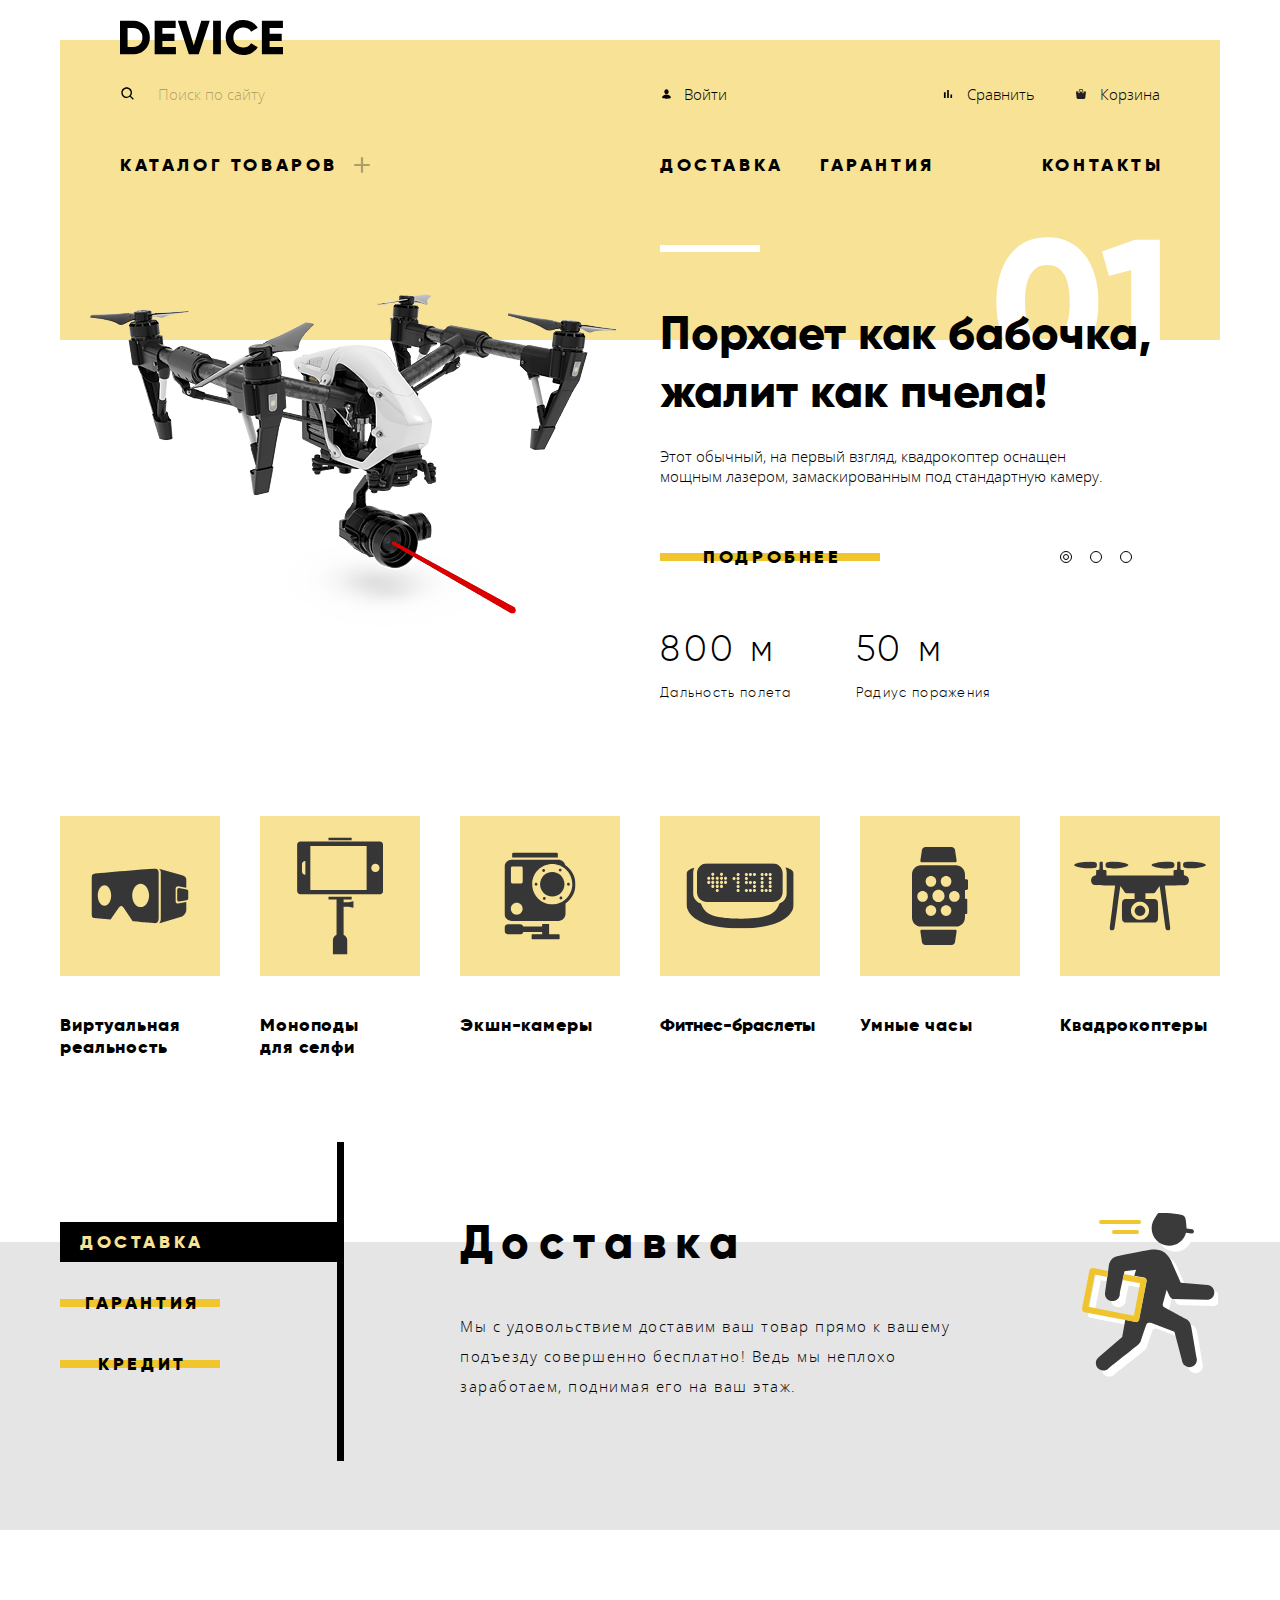
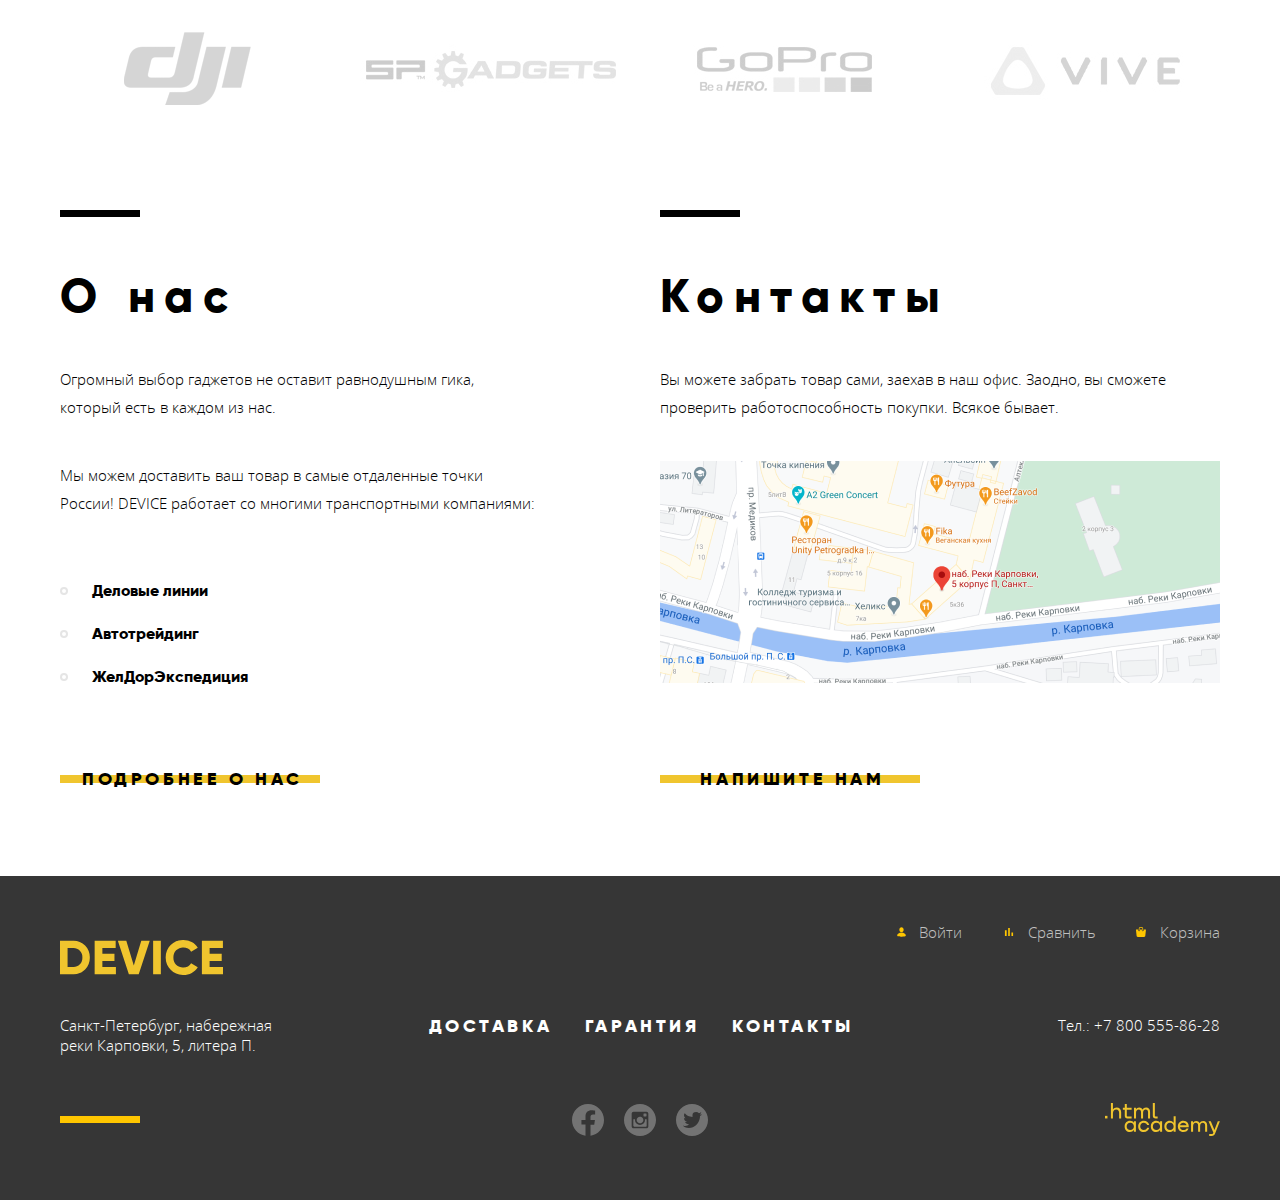
<file: index.html>
<!DOCTYPE html>
<html class="page" lang="ru">
  <head>
    <meta charset="UTF-8">
    <title>Интернет-магазин &laquo;Device&raquo;</title>
    <link rel="preload" href="fonts/gilroyextrabold.woff2" as="font">
    <link rel="preload" href="fonts/gilroyextrabold.woff" as="font">
    <link rel="preload" href="fonts/gilroylight.woff2" as="font">
    <link rel="preload" href="fonts/gilroylight.woff" as="font">
    <link rel="preload" href="fonts/opensans.woff2" as="font">
    <link rel="preload" href="fonts/opensans.woff" as="font">
    <link rel="preload" href="fonts/opensanslight.woff2" as="font">
    <link rel="preload" href="fonts/opensanslight.woff" as="font">
    <link rel="stylesheet" href="css/normalize.min.css">
    <link rel="stylesheet" href="css/style.min.css">
    <link rel="icon" href="favicon.ico">
    <link rel="icon" href="img/32.svg" type="image/svg+xml">
    <link rel="apple-touch-icon" href="img/180.png">
    <link rel="manifest" href="manifest.webmanifest">
  </head>
  <body class="page-body">
    <div class="wrapper">
      <header class="page-header">
        <a class="page-header-logo logo">
          <img src="img/device-logo-black.svg" width="163" height="35" alt="Логотип Интернет-магазина &laquo;Device&raquo;">
        </a>
        <nav class="page-header-nav">
          <form class="site-search" action="https://echo.htmlacademy.ru/" method="POST" target="_blank">
            <input class="site-search-input" type="search" name="search" placeholder="Поиск по сайту">
            <button class="site-search-button" type="submit">Найти</button>
          </form>
          <ul class="user-nav user-nav-header">
            <li class="user-nav-item user-nav-item-account">
              <a class="user-nav-link user-nav-link-in" href="#">Войти</a>
            </li>
            <li class="user-nav-item">
              <a class="user-nav-link user-nav-link-comparison" href="#">Сравнить</a>
            </li>
            <li class="user-nav-item">
              <a class="user-nav-link user-nav-link-cart" href="#">Корзина</a>
            </li>
          </ul>
          <ul class="site-nav site-nav-header">
            <li class="site-nav-item site-nav-item-catalog">
              <a class="site-nav-link-catalog" href="#">Каталог товаров</a>
              <div class="sub-menu-container">
                <ul class="sub-menu">
                  <li class="sub-menu-item">
                    <a href="#">Виртуальная реальность</a>
                  </li>
                  <li class="sub-menu-item">
                    <a href="#">Фитнес-браслеты</a>
                  </li>
                  <li class="sub-menu-item">
                    <a href="#">Квадрокоптер</a>
                  </li>
                  <li class="sub-menu-item">
                    <a href="catalog.html">Моноподы для селфи</a>
                  </li>
                  <li class="sub-menu-item sub-menu-item-watch">
                    <a href="#">Умные часы</a>
                  </li>
                  <li class="sub-menu-item sub-menu-item-camera">
                    <a href="#">Экшн-камеры</a>
                  </li>
                </ul>
              </div>
            </li>
            <li class="site-nav-item">
              <a href="#">Доставка</a>
            </li>
            <li class="site-nav-item">
              <a href="#">Гарантия</a>
            </li>
            <li class="site-nav-item">
              <a href="#">Контакты</a>
            </li>
          </ul>
        </nav>
      </header>
    </div>
    <main>
      <h1 class="visually-hidden">Интернет-магазин &laquo;Device&raquo;</h1>
      <div class="wrapper">
        <section class="promo">
          <h2 class="visually-hidden">Рекламные товары</h2>
          <div class="promo-slider">
            <ul class="promo-slides">
              <li class="promo-slide promo-slide-first promo-slide-current">
                <div class="promo-slide-image promo-slide-image-quadrocopter">
                  <img src="img/quadrocopter.png" width="526" height="334" alt="Квадрокоптер с красным лазером">
                </div>
                <div class="promo-slide-text">
                  <p class="promo-slide-caption title">Порхает как бабочка, жалит как пчела!</p>
                  <p class="promo-slide-description">Этот обычный, на первый взгляд, квадрокоптер оснащен<br>мощным лазером, замаскированным под стандартную камеру.</p>
                  <a class="promo-slide-button button" href="#">Подробнее</a>
                  <dl class="parameters">
                    <div class="parameters-container">
                      <dt class="parameters-termin">Дальность полета</dt>
                      <dd class="parameters-description">800 м</dd>
                    </div>
                    <div class="parameters-container">
                      <dt class="parameters-termin">Радиус поражения</dt>
                      <dd class="parameters-description">50 м</dd>
                    </div>
                  </dl>
                </div>
              </li>
              <li class="promo-slide promo-slide-second">
                <div class="promo-slide-image promo-slide-image-fitbit">
                  <img src="img/fitbit.png" width="345" height="485" alt="Черный фитнес браслет">
                </div>
                <div class="promo-slide-text">
                  <p class="promo-slide-caption title">Худеем<br>правильно!</p>
                  <p class="promo-slide-description">Мотивирующие фитнес-браслеты помогут найти в себе силы<br>не пропускать занятия и соблюдать диету.</p>
                  <a class="promo-slide-button button" href="#">Подробнее</a>
                  <dl class="parameters">
                    <div class="parameters-container">
                      <dt class="parameters-termin">Без подзарядки</dt>
                      <dd class="parameters-description">48 часов</dd>
                    </div>
                  </dl>
                </div>
              </li>
              <li class="promo-slide promo-slide-third">
                <div class="promo-slide-image promo-slide-image-monopod">
                  <img src="img/monopod.png" width="384" height="486" alt="Длинная палка для селфи">
                </div>
                <div class="promo-slide-text">
                  <p class="promo-slide-caption title">Делай селфи,<br>как Бен Стиллер!</p>
                  <p class="promo-slide-description">Самая длинная палка для селфи доступна в нашем магазине.<br>Восемь (Восемь, Карл!) метров длиной и весом всего 5 килограмм.</p>
                  <a class="promo-slide-button button" href="#">Подробнее</a>
                  <dl class="parameters">
                    <div class="parameters-container">
                      <dt class="parameters-termin">Длина палки</dt>
                      <dd class="parameters-description">8,5 м</dd>
                    </div>
                    <div class="parameters-container">
                      <dt class="parameters-termin">Вес палки</dt>
                      <dd class="parameters-description">5 кг</dd>
                    </div>
                    <div class="parameters-container">
                      <dt class="parameters-termin">Материал</dt>
                      <dd class="parameters-description">Карбон</dd>
                    </div>
                  </dl>
                </div>
              </li>
            </ul>
            <div class="promo-slider-toggles">
              <button class="promo-slider-toggle promo-slider-toggle-active" type="button" id="promo-slide-first" aria-label="Первый слайд"></button>
              <button class="promo-slider-toggle" type="button" id="promo-slide-second" aria-label="Второй слайд"></button>
              <button class="promo-slider-toggle" type="button" id="promo-slide-third" aria-label="Третий слайд"></button>
            </div>
          </div>
        </section>
      </div>
      <section class="popular-products">
        <div class="wrapper">
          <h2 class="visually-hidden">Популярные товары</h2>
          <ul class="popular-products-list">
            <li class="popular-products-item">
              <a class="popular-products-link" href="#">
                <span class="popular-products-icon popular-products-icon-vr">
                  <svg width="97" height="55" viewBox="0 0 97 55" fill="none" xmlns="http://www.w3.org/2000/svg">
                    <path d="M84.131 32.639V20.003C84.131 18.694 85.176 17.633 86.466 17.633L94.792 19.2141V11.02C94.792 8.66505 93.084 7.58905 90.59 6.75505L67.403 0.175049C69.019 1.56605 69.292 2.21505 69.292 4.57105V49.78C69.292 52.136 68.842 53.8461 67.325 54.9901L90.59 47.925C92.991 47.092 94.792 43.709 94.792 41.3531V33.44L86.466 35.007C85.176 35.009 84.131 33.947 84.131 32.639Z" fill="#363636"/>
                    <path d="M95.129 20.979L87.531 19.535C86.523 19.535 85.707 20.364 85.707 21.386V31.254C85.707 32.277 86.523 33.106 87.531 33.106L95.129 31.675C96.283 31.256 96.953 30.846 96.953 29.823V22.83C96.953 21.808 96.187 21.323 95.129 20.979Z" fill="#363636"/>
                    <path d="M67.17 4.48303C67.17 -0.596972 62.938 0.0240287 62.938 0.0240287C62.938 0.0240287 5.832 4.73803 2.838 5.14503C-0.155997 5.55203 0.00100259 9.53203 0.00100259 9.53203C0.00100259 9.53203 2.59155e-06 42.069 2.59155e-06 45.812C2.59155e-06 49.555 2.599 49.565 2.599 49.565L19.076 50.968L27.212 39.3C27.212 39.3 28.321 37.472 29.717 37.472C31.114 37.472 32.149 39.333 32.149 39.333L41.21 52.854C41.21 52.854 60.105 54.763 63.731 54.763C67.357 54.762 67.17 49.739 67.17 49.739C67.17 49.739 67.17 9.56303 67.17 4.48303ZM12.982 37.192C9.284 37.192 6.286 32.591 6.286 26.917C6.286 21.243 9.284 16.642 12.982 16.642C16.68 16.642 19.678 21.243 19.678 26.917C19.678 32.591 16.68 37.192 12.982 37.192ZM49.14 38.618C44.478 38.618 40.699 33.379 40.699 26.917C40.699 20.454 44.479 15.215 49.14 15.215C53.802 15.215 57.582 20.454 57.582 26.917C57.582 33.379 53.802 38.618 49.14 38.618Z" fill="#363636"/>
                  </svg>
                </span>
                <span class="popular-products-name">Виртуальная реальность</span>
              </a>
            </li>
            <li class="popular-products-item">
              <a class="popular-products-link" href="catalog.html">
                <span class="popular-products-icon popular-products-icon-monopod">
                  <svg width="86" height="117" viewBox="0 0 86 117" fill="none" xmlns="http://www.w3.org/2000/svg">
                    <path d="M82.821 4.01099H3.33C1.569 4.01099 0.141998 5.43799 0.141998 7.19899V53.612C0.141998 55.375 1.569 56.801 3.33 56.801H82.822C84.584 56.801 86.011 55.374 86.011 53.612V7.19899C86.011 5.43799 84.583 4.01099 82.821 4.01099ZM8.392 37.236H8.166C6.404 37.236 4.977 35.807 4.977 34.047V26.764C4.977 25.003 6.404 23.576 8.166 23.576H8.392V37.236ZM69.623 52.408H13.341V8.40199H69.623V52.408ZM78.4 34.552C76.111 34.552 74.254 32.697 74.254 30.405C74.254 28.113 76.11 26.258 78.4 26.258C80.691 26.258 82.548 28.113 82.548 30.405C82.548 32.697 80.691 34.552 78.4 34.552Z" fill="#363636"/>
                    <path d="M54.654 0H31.497V2.758H54.654V0Z" fill="#363636"/>
                    <path d="M46.608 64.861V61.888H54.654V59.13H31.498V61.888H39.543V97.134C37.404 98.072 35.908 100.206 35.908 102.693V117H50.243V102.693C50.243 100.207 48.748 98.072 46.607 97.136V69.146H51.403L56.454 70.359V63.648L51.403 64.861H46.608Z" fill="#363636"/>
                  </svg>
                </span>
                <span class="popular-products-name">Моноподы<br>для селфи</span>
              </a>
            </li>
            <li class="popular-products-item">
              <a class="popular-products-link" href="#">
                <span class="popular-products-icon popular-products-icon-camera">
                  <svg width="71" height="87" viewBox="0 0 71 87" fill="none" xmlns="http://www.w3.org/2000/svg">
                    <path d="M53.349 1.49C53.349 0.754 52.771 0 52.038 0H9.053C8.32 0 7.672 0.754 7.672 1.49V5.012H53.348V1.49H53.349Z" fill="#363636"/>
                    <path d="M54.202 81.809H44.605V71.426H37.647V73.933H18.774C18.237 72.679 17.017 71.785 15.593 71.785H3.559C1.642 71.784 0 73.387 0 75.311V78.329C0 80.253 1.642 81.809 3.559 81.809H15.594C17.105 81.809 18.386 80.913 18.863 79.483H37.648V81.809H28.13C27.597 81.809 27.12 82.246 27.12 82.781V85.953C27.12 86.488 27.598 87.001 28.13 87.001H54.202C54.735 87.001 55.132 86.488 55.132 85.953V82.78C55.132 82.245 54.735 81.809 54.202 81.809Z" fill="#363636"/>
                    <path d="M60.666 12.39C59.805 9.45303 57.099 7.34003 53.895 7.34003H7.148C3.25 7.34003 0 10.449 0 14.361V61.261C0 65.173 3.25 68.382 7.148 68.382H53.895C57.793 68.382 61.021 65.173 61.021 61.261V50.915C67.087 46.711 71.022 39.704 71.022 31.751C71.021 23.672 66.89 16.57 60.666 12.39ZM12.238 62.151C8.979 62.151 6.337 59.501 6.337 56.23C6.337 52.96 8.979 50.308 12.238 50.308C15.497 50.308 18.14 52.96 18.14 56.23C18.14 59.501 15.497 62.151 12.238 62.151ZM18.199 29.546C18.199 30.332 17.564 30.968 16.781 30.968H7.841C7.058 30.968 6.423 30.331 6.423 29.546V15.386C6.423 14.6 7.058 13.963 7.841 13.963H16.78C17.563 13.963 18.198 14.6 18.198 15.386V29.546H18.199ZM47.762 51.858C36.686 51.858 27.705 42.848 27.705 31.735C27.705 20.622 36.685 11.611 47.762 11.611C58.839 11.611 67.82 20.621 67.82 31.735C67.82 42.849 58.839 51.858 47.762 51.858Z" fill="#363636"/>
                    <path d="M47.762 43.964C54.4932 43.964 59.95 38.4889 59.95 31.735C59.95 24.9811 54.4932 19.506 47.762 19.506C41.0307 19.506 35.574 24.9811 35.574 31.735C35.574 38.4889 41.0307 43.964 47.762 43.964Z" fill="#363636"/>
                    <path d="M31.562 33.171C32.3545 33.171 32.997 32.5286 32.997 31.736C32.997 30.9435 32.3545 30.301 31.562 30.301C30.7695 30.301 30.127 30.9435 30.127 31.736C30.127 32.5286 30.7695 33.171 31.562 33.171Z" fill="#363636"/>
                    <path d="M63.963 33.171C64.7555 33.171 65.398 32.5286 65.398 31.736C65.398 30.9435 64.7555 30.301 63.963 30.301C63.1705 30.301 62.528 30.9435 62.528 31.736C62.528 32.5286 63.1705 33.171 63.963 33.171Z" fill="#363636"/>
                    <path d="M39.109 19.429C39.9015 19.429 40.544 18.7865 40.544 17.994C40.544 17.2015 39.9015 16.559 39.109 16.559C38.3165 16.559 37.674 17.2015 37.674 17.994C37.674 18.7865 38.3165 19.429 39.109 19.429Z" fill="#363636"/>
                    <path d="M56.415 46.912C57.2048 46.912 57.845 46.2691 57.845 45.476C57.845 44.6829 57.2048 44.04 56.415 44.04C55.6252 44.04 54.985 44.6829 54.985 45.476C54.985 46.2691 55.6252 46.912 56.415 46.912Z" fill="#363636"/>
                    <path d="M55.697 19C56.4896 19 57.132 18.3575 57.132 17.565C57.132 16.7725 56.4896 16.13 55.697 16.13C54.9045 16.13 54.262 16.7725 54.262 17.565C54.262 18.3575 54.9045 19 55.697 19Z" fill="#363636"/>
                    <path d="M39.828 47.341C40.6205 47.341 41.263 46.6985 41.263 45.906C41.263 45.1135 40.6205 44.471 39.828 44.471C39.0355 44.471 38.393 45.1135 38.393 45.906C38.393 46.6985 39.0355 47.341 39.828 47.341Z" fill="#363636"/>
                  </svg>
                </span>
                <span class="popular-products-name">Экшн-камеры</span>
              </a>
            </li>
            <li class="popular-products-item">
              <a class="popular-products-link" href="#">
                <span class="popular-products-icon popular-products-icon-fitbit">
                  <svg width="107" height="65" viewBox="0 0 107 65" fill="none" xmlns="http://www.w3.org/2000/svg">
                    <path d="M98.967 4.07397C99.719 5.51497 100.176 7.15398 100.176 8.89197V29.994C100.176 34.61 97.084 38.521 92.93 39.894C91.605 43.881 89.152 47.748 84.879 50.326C76.203 55.557 53.755 55.163 53.681 55.163C53.603 55.163 31.168 55.558 22.492 50.326C18.276 47.781 15.784 43.979 14.45 40.047C10.032 38.838 6.694 34.796 6.694 29.994V8.89297C6.694 7.20497 7.121 5.61097 7.833 4.19997C4.17 5.10897 0 6.91797 0 10.434C0 16.677 0 36.121 0 40.417C0 50.668 11.839 64.85 53.657 64.85C95.477 64.85 107.314 50.668 107.314 40.417C107.314 36.121 107.314 16.677 107.314 10.434C107.313 6.74997 102.738 4.93997 98.967 4.07397Z" fill="#363636"/>
                    <path d="M20.561 38.459H86.084C91.648 38.459 96.158 33.946 96.158 28.382V9.93499C96.158 4.37199 91.648 -0.140015 86.084 -0.140015H20.561C14.997 -0.140015 10.486 4.37099 10.486 9.93499V28.382C10.486 33.946 14.997 38.459 20.561 38.459ZM83.695 9.46799C84.562 9.46799 85.264 10.171 85.264 11.038C85.264 11.904 84.562 12.607 83.695 12.607C82.828 12.607 82.127 11.904 82.127 11.038C82.127 10.17 82.828 9.46799 83.695 9.46799ZM83.695 13.507C84.562 13.507 85.264 14.21 85.264 15.075C85.264 15.942 84.562 16.644 83.695 16.644C82.828 16.644 82.127 15.942 82.127 15.075C82.127 14.21 82.828 13.507 83.695 13.507ZM83.695 17.546C84.562 17.546 85.264 18.248 85.264 19.115C85.264 19.981 84.562 20.684 83.695 20.684C82.828 20.684 82.127 19.981 82.127 19.115C82.127 18.248 82.828 17.546 83.695 17.546ZM83.695 21.373C84.562 21.373 85.264 22.077 85.264 22.942C85.264 23.809 84.562 24.51 83.695 24.51C82.828 24.51 82.127 23.809 82.127 22.942C82.127 22.076 82.828 21.373 83.695 21.373ZM83.695 25.412C84.562 25.412 85.264 26.114 85.264 26.981C85.264 27.846 84.562 28.549 83.695 28.549C82.828 28.549 82.127 27.845 82.127 26.981C82.127 26.114 82.828 25.412 83.695 25.412ZM79.656 9.46799C80.523 9.46799 81.224 10.171 81.224 11.038C81.224 11.904 80.523 12.607 79.656 12.607C78.791 12.607 78.088 11.904 78.088 11.038C78.088 10.17 78.791 9.46799 79.656 9.46799ZM79.656 25.412C80.523 25.412 81.224 26.114 81.224 26.981C81.224 27.846 80.523 28.549 79.656 28.549C78.791 28.549 78.088 27.845 78.088 26.981C78.088 26.114 78.791 25.412 79.656 25.412ZM75.619 9.46799C76.484 9.46799 77.187 10.171 77.187 11.038C77.187 11.904 76.484 12.607 75.619 12.607C74.752 12.607 74.05 11.904 74.05 11.038C74.05 10.17 74.752 9.46799 75.619 9.46799ZM75.619 13.507C76.484 13.507 77.187 14.21 77.187 15.075C77.187 15.942 76.484 16.644 75.619 16.644C74.752 16.644 74.05 15.942 74.05 15.075C74.05 14.21 74.752 13.507 75.619 13.507ZM75.619 17.546C76.484 17.546 77.187 18.248 77.187 19.115C77.187 19.981 76.484 20.684 75.619 20.684C74.752 20.684 74.05 19.981 74.05 19.115C74.05 18.248 74.752 17.546 75.619 17.546ZM75.619 21.373C76.484 21.373 77.187 22.077 77.187 22.942C77.187 23.809 76.484 24.51 75.619 24.51C74.752 24.51 74.05 23.809 74.05 22.942C74.05 22.076 74.752 21.373 75.619 21.373ZM75.619 25.412C76.484 25.412 77.187 26.114 77.187 26.981C77.187 27.846 76.484 28.549 75.619 28.549C74.752 28.549 74.05 27.845 74.05 26.981C74.05 26.114 74.752 25.412 75.619 25.412ZM67.965 9.46799C68.832 9.46799 69.533 10.171 69.533 11.038C69.533 11.904 68.832 12.607 67.965 12.607C67.098 12.607 66.397 11.904 66.397 11.038C66.396 10.17 67.1 9.46799 67.965 9.46799ZM67.965 17.546C68.832 17.546 69.533 18.248 69.533 19.115C69.533 19.981 68.832 20.684 67.965 20.684C67.098 20.684 66.397 19.981 66.397 19.115C66.396 18.248 67.1 17.546 67.965 17.546ZM67.965 21.427C68.832 21.427 69.533 22.128 69.533 22.995C69.533 23.86 68.832 24.564 67.965 24.564C67.098 24.564 66.397 23.86 66.397 22.995C66.396 22.128 67.1 21.427 67.965 21.427ZM67.965 25.412C68.832 25.412 69.533 26.114 69.533 26.981C69.533 27.846 68.832 28.549 67.965 28.549C67.098 28.549 66.397 27.845 66.397 26.981C66.396 26.114 67.1 25.412 67.965 25.412ZM63.926 9.46799C64.793 9.46799 65.496 10.171 65.496 11.038C65.496 11.904 64.793 12.607 63.926 12.607C63.061 12.607 62.357 11.904 62.357 11.038C62.356 10.17 63.061 9.46799 63.926 9.46799ZM63.926 17.546C64.793 17.546 65.496 18.248 65.496 19.115C65.496 19.981 64.793 20.684 63.926 20.684C63.061 20.684 62.357 19.981 62.357 19.115C62.356 18.248 63.061 17.546 63.926 17.546ZM63.926 25.412C64.793 25.412 65.496 26.114 65.496 26.981C65.496 27.846 64.793 28.549 63.926 28.549C63.061 28.549 62.357 27.845 62.357 26.981C62.356 26.114 63.061 25.412 63.926 25.412ZM59.888 9.46799C60.753 9.46799 61.457 10.171 61.457 11.038C61.457 11.904 60.753 12.607 59.888 12.607C59.021 12.607 58.32 11.904 58.32 11.038C58.319 10.17 59.021 9.46799 59.888 9.46799ZM59.888 13.507C60.753 13.507 61.457 14.21 61.457 15.075C61.457 15.942 60.753 16.644 59.888 16.644C59.021 16.644 58.32 15.942 58.32 15.075C58.319 14.21 59.021 13.507 59.888 13.507ZM59.888 17.546C60.753 17.546 61.457 18.248 61.457 19.115C61.457 19.981 60.753 20.684 59.888 20.684C59.021 20.684 58.32 19.981 58.32 19.115C58.319 18.248 59.021 17.546 59.888 17.546ZM59.888 25.412C60.753 25.412 61.457 26.114 61.457 26.981C61.457 27.846 60.753 28.549 59.888 28.549C59.021 28.549 58.32 27.845 58.32 26.981C58.319 26.114 59.021 25.412 59.888 25.412ZM51.598 9.46799C52.465 9.46799 53.167 10.171 53.167 11.038C53.167 11.904 52.465 12.607 51.598 12.607C50.731 12.607 50.03 11.904 50.03 11.038C50.029 10.17 50.731 9.46799 51.598 9.46799ZM51.598 13.507C52.465 13.507 53.167 14.21 53.167 15.075C53.167 15.942 52.465 16.644 51.598 16.644C50.731 16.644 50.03 15.942 50.03 15.075C50.029 14.21 50.731 13.507 51.598 13.507ZM51.598 17.546C52.465 17.546 53.167 18.248 53.167 19.115C53.167 19.981 52.465 20.684 51.598 20.684C50.731 20.684 50.03 19.981 50.03 19.115C50.029 18.248 50.731 17.546 51.598 17.546ZM51.598 21.427C52.465 21.427 53.167 22.128 53.167 22.995C53.167 23.86 52.465 24.564 51.598 24.564C50.731 24.564 50.03 23.86 50.03 22.995C50.029 22.128 50.731 21.427 51.598 21.427ZM51.598 25.412C52.465 25.412 53.167 26.114 53.167 26.981C53.167 27.846 52.465 28.549 51.598 28.549C50.731 28.549 50.03 27.845 50.03 26.981C50.029 26.114 50.731 25.412 51.598 25.412ZM47.559 13.507C48.426 13.507 49.127 14.21 49.127 15.075C49.127 15.942 48.426 16.644 47.559 16.644C46.692 16.644 45.99 15.942 45.99 15.075C45.99 14.21 46.691 13.507 47.559 13.507ZM39.057 13.295C39.922 13.295 40.626 13.998 40.626 14.863C40.626 15.73 39.922 16.432 39.057 16.432C38.19 16.432 37.486 15.729 37.486 14.863C37.486 13.998 38.189 13.295 39.057 13.295ZM39.057 17.333C39.922 17.333 40.626 18.036 40.626 18.903C40.626 19.769 39.922 20.473 39.057 20.473C38.19 20.473 37.486 19.769 37.486 18.903C37.486 18.036 38.189 17.333 39.057 17.333ZM35.018 9.25499C35.883 9.25499 36.586 9.95799 36.586 10.825C36.586 11.691 35.882 12.393 35.018 12.393C34.151 12.393 33.449 11.69 33.449 10.825C33.449 9.95799 34.15 9.25499 35.018 9.25499ZM35.018 13.295C35.883 13.295 36.586 13.998 36.586 14.863C36.586 15.73 35.882 16.432 35.018 16.432C34.151 16.432 33.449 15.729 33.449 14.863C33.449 13.998 34.15 13.295 35.018 13.295ZM35.018 17.333C35.883 17.333 36.586 18.036 36.586 18.903C36.586 19.769 35.882 20.473 35.018 20.473C34.151 20.473 33.449 19.769 33.449 18.903C33.449 18.036 34.15 17.333 35.018 17.333ZM35.018 21.373C35.883 21.373 36.586 22.077 36.586 22.942C36.586 23.809 35.882 24.51 35.018 24.51C34.151 24.51 33.449 23.809 33.449 22.942C33.449 22.076 34.15 21.373 35.018 21.373ZM30.764 13.295C31.631 13.295 32.333 13.998 32.333 14.863C32.333 15.73 31.631 16.432 30.764 16.432C29.897 16.432 29.196 15.729 29.196 14.863C29.196 13.998 29.897 13.295 30.764 13.295ZM30.764 17.333C31.631 17.333 32.333 18.036 32.333 18.903C32.333 19.769 31.631 20.473 30.764 20.473C29.897 20.473 29.196 19.769 29.196 18.903C29.196 18.036 29.897 17.333 30.764 17.333ZM30.764 21.373C31.631 21.373 32.333 22.077 32.333 22.942C32.333 23.809 31.631 24.51 30.764 24.51C29.897 24.51 29.196 23.809 29.196 22.942C29.196 22.076 29.897 21.373 30.764 21.373ZM30.764 25.412C31.631 25.412 32.333 26.114 32.333 26.981C32.333 27.846 31.631 28.549 30.764 28.549C29.897 28.549 29.196 27.845 29.196 26.981C29.196 26.114 29.897 25.412 30.764 25.412ZM26.3 9.25499C27.167 9.25499 27.871 9.95799 27.871 10.825C27.871 11.691 27.167 12.393 26.3 12.393C25.435 12.393 24.731 11.69 24.731 10.825C24.731 9.95799 25.435 9.25499 26.3 9.25499ZM26.3 13.295C27.167 13.295 27.871 13.998 27.871 14.863C27.871 15.73 27.167 16.432 26.3 16.432C25.435 16.432 24.731 15.729 24.731 14.863C24.731 13.998 25.435 13.295 26.3 13.295ZM26.3 17.333C27.167 17.333 27.871 18.036 27.871 18.903C27.871 19.769 27.167 20.473 26.3 20.473C25.435 20.473 24.731 19.769 24.731 18.903C24.731 18.036 25.435 17.333 26.3 17.333ZM26.3 21.373C27.167 21.373 27.871 22.077 27.871 22.942C27.871 23.809 27.167 24.51 26.3 24.51C25.435 24.51 24.731 23.809 24.731 22.942C24.731 22.076 25.435 21.373 26.3 21.373ZM22.263 13.295C23.128 13.295 23.832 13.998 23.832 14.863C23.832 15.73 23.128 16.432 22.263 16.432C21.396 16.432 20.694 15.729 20.694 14.863C20.694 13.998 21.396 13.295 22.263 13.295ZM22.263 17.333C23.128 17.333 23.832 18.036 23.832 18.903C23.832 19.769 23.128 20.473 22.263 20.473C21.396 20.473 20.694 19.769 20.694 18.903C20.694 18.036 21.396 17.333 22.263 17.333Z" fill="#363636"/>
                  </svg>
                </span>
                <span class="popular-products-name popular-products-name-fitbits">Фитнес-браслеты</span>
              </a>
            </li>
            <li class="popular-products-item">
              <a class="popular-products-link" href="#">
                <span class="popular-products-icon popular-products-icon-watch">
                  <svg width="56" height="98" viewBox="0 0 56 98" fill="none" xmlns="http://www.w3.org/2000/svg">
                    <path d="M54.494 32.197H52.979V27.557C52.979 22.505 48.892 18.371 43.897 18.371H9.082C4.086 18.372 0 22.505 0 27.557V70.425C0 75.477 4.087 79.61 9.083 79.61H43.898C48.893 79.61 52.98 75.477 52.98 70.425V67.01H54.495C54.91 67.01 55.252 66.666 55.252 66.246V52.467C55.252 52.046 54.91 51.701 54.495 51.701H52.98V42.913H54.495C55.327 42.913 56.009 42.225 56.009 41.382V33.728C56.008 32.886 55.326 32.197 54.494 32.197ZM34.082 29.088C37.008 29.088 39.381 31.486 39.381 34.446C39.381 37.406 37.008 39.804 34.082 39.804C31.156 39.804 28.784 37.406 28.784 34.446C28.784 31.486 31.156 29.088 34.082 29.088ZM18.945 29.088C21.87 29.088 24.243 31.486 24.243 34.446C24.243 37.406 21.87 39.804 18.945 39.804C16.019 39.804 13.647 37.406 13.647 34.446C13.647 31.486 16.019 29.088 18.945 29.088ZM5.297 49.397C5.297 46.438 7.668 44.039 10.595 44.039C13.521 44.039 15.893 46.438 15.893 49.397C15.893 52.356 13.52 54.755 10.595 54.755C7.668 54.756 5.297 52.356 5.297 49.397ZM18.945 68.894C16.019 68.894 13.647 66.496 13.647 63.536C13.647 60.576 16.019 58.178 18.945 58.178C21.87 58.178 24.243 60.576 24.243 63.536C24.243 66.496 21.87 68.894 18.945 68.894ZM20.435 48.991C20.435 45.609 23.146 42.867 26.49 42.867C29.834 42.867 32.545 45.609 32.545 48.991C32.545 52.373 29.834 55.115 26.49 55.115C23.146 55.114 20.435 52.373 20.435 48.991ZM34.082 68.894C31.156 68.894 28.784 66.496 28.784 63.536C28.784 60.576 31.156 58.178 34.082 58.178C37.008 58.178 39.381 60.576 39.381 63.536C39.381 66.496 37.008 68.894 34.082 68.894ZM42.384 54.756C39.457 54.756 37.086 52.357 37.086 49.398C37.086 46.439 39.457 44.04 42.384 44.04C45.31 44.04 47.682 46.439 47.682 49.398C47.682 52.356 45.31 54.756 42.384 54.756Z" fill="#363636"/>
                    <path d="M9.646 15.31H43.333C44.176 15.31 44.765 14.629 44.639 13.796L43.023 3.028C43.023 3.028 43.023 3.027 43.021 3.026C42.771 1.362 41.189 0 39.506 0H13.474C11.788 0 10.206 1.362 9.957 3.028L8.342 13.795C8.217 14.628 8.803 15.31 9.646 15.31Z" fill="#363636"/>
                    <path d="M43.333 82.671H9.646C8.803 82.671 8.217 83.354 8.342 84.187L9.957 94.954C10.207 96.62 11.789 97.982 13.473 97.982H39.505C41.189 97.982 42.771 96.62 43.022 94.956C43.022 94.955 43.022 94.955 43.022 94.954L44.637 84.187C44.765 83.354 44.176 82.671 43.333 82.671Z" fill="#363636"/>
                  </svg>
                </span>
                <span class="popular-products-name">Умные часы</span>
              </a>
            </li>
            <li class="popular-products-item">
              <a class="popular-products-link" href="#">
                <span class="popular-products-icon popular-products-icon-quadrocopter">
                  <svg width="132" height="69" viewBox="0 0 132 69" fill="none" xmlns="http://www.w3.org/2000/svg">
                    <path d="M12.0522 0.257888C6.50725 0.745188 1.83825 1.8507 0.575153 2.9303C-0.147547 3.5465 -0.147547 3.5465 0.342753 4.0865C0.987253 4.8062 4.05615 5.73148 7.59035 6.32278C11.5884 6.99078 20.1002 7.0162 21.3135 6.3741C22.5254 5.7061 22.9375 4.96045 22.9375 3.39265C22.9375 1.77395 22.3184 0.976664 20.7197 0.540164C19.2739 0.154263 14.9414 -1.19209e-05 12.0522 0.257888Z" fill="#363636"/>
                    <path d="M25.7744 0.488258C25.645 0.771454 25.5161 2.59617 25.5161 4.60007C25.5161 8.66107 25.6714 8.37838 23.3242 8.53318L22.2934 8.61028L22.164 11.1547L22.0351 13.6986L20.8486 13.9818C18.2695 14.6498 16.8496 16.577 17.0571 19.2762C17.185 21.2034 18.0879 22.617 19.6357 23.3631C20.7446 23.8763 21.1054 23.9012 30.8818 23.9012C36.4267 23.9012 41.019 23.9798 41.0703 24.0819C41.1211 24.2103 39.9609 33.4891 38.4907 44.7206C37.0459 55.9511 35.8076 65.7177 35.7822 66.3866C35.7309 68.0038 36.6084 69.0077 38.1299 69.0077C39.3672 69.0077 40.1416 68.3661 40.4512 67.1063C40.5806 66.5926 41.9468 56.7733 43.4693 45.285C44.9913 33.8221 46.3321 24.4163 46.4097 24.4163C46.5127 24.4163 47.4927 25.8294 48.6021 27.552C51.542 32.178 51.001 31.8689 56.2374 31.8689H60.5958V34.6711V37.4987L55.463 37.5758C50.7428 37.6529 50.253 37.7028 49.5817 38.191C48.0089 39.3482 47.9567 39.606 47.9567 49.1676C47.9567 58.7018 47.9831 58.9596 49.4792 60.2174L50.3303 60.9127H66.0129H81.6955L82.5461 60.2174C84.0422 58.9596 84.0666 58.7018 84.0666 49.1676C84.0666 39.6061 84.0158 39.3483 82.4436 38.191C81.7727 37.7027 81.2825 37.6529 76.5618 37.5758L71.43 37.4987V34.6711V31.8689H75.7894C81.0238 31.8689 80.4828 32.178 83.4232 27.552C84.5336 25.8293 85.513 24.4163 85.6166 24.4163C85.6928 24.4163 87.0355 33.8221 88.5561 45.285C90.0786 56.7733 91.4457 66.5926 91.5747 67.1063C91.8843 68.3661 92.6567 69.0077 93.896 69.0077C95.4175 69.0077 96.2954 68.0038 96.2427 66.3866C96.2173 65.7177 94.979 55.9511 93.5337 44.7206C92.0649 33.4892 90.9028 24.2103 90.9556 24.0819C91.0064 23.9798 95.5972 23.9012 101.145 23.9012C110.92 23.9012 111.281 23.8763 112.389 23.3631C113.937 22.617 114.839 21.2034 114.968 19.2762C115.175 16.577 113.757 14.6497 111.177 13.9818L109.99 13.6986L109.863 11.1547L109.734 8.61028L108.702 8.53318C106.355 8.37838 106.508 8.66107 106.508 4.60007C106.508 2.59617 106.38 0.771454 106.251 0.488258C106.045 0.128357 105.708 -2.28882e-05 104.884 -2.28882e-05C104.265 -2.28882e-05 103.646 0.128365 103.464 0.308571C103.258 0.514168 103.155 1.7739 103.155 4.2407C103.155 6.708 103.052 7.96778 102.845 8.17278C102.665 8.35248 101.944 8.48088 101.196 8.48088C99.5698 8.48088 99.5444 8.53308 99.5444 11.5913V13.8784H66.0127H32.4805V11.5913C32.4805 8.53318 32.4556 8.48088 30.8306 8.48088C30.0821 8.48088 29.3604 8.35248 29.1802 8.17278C28.9727 7.96768 28.8701 6.708 28.8701 4.2407C28.8701 1.7739 28.7671 0.514069 28.5605 0.308571C28.3798 0.128365 27.7602 -2.28882e-05 27.1416 -2.28882e-05C26.3169 -2.28882e-05 25.9814 0.128456 25.7744 0.488258ZM68.6172 40.6084C71.5059 41.5068 74.0088 44.001 74.7832 46.7764C75.2217 48.3194 75.0928 50.9922 74.499 52.5596C73.8027 54.4346 71.8144 56.5694 69.9336 57.4951C68.6436 58.1367 68.1797 58.2139 66.0127 58.2139C63.8462 58.2139 63.3818 58.1368 62.0923 57.4951C60.208 56.5693 58.2232 54.4346 57.5264 52.5596C56.9336 50.9922 56.8037 48.3194 57.2427 46.7764C57.9907 44.0528 60.4922 41.5069 63.3042 40.6084C65.3164 39.9659 66.6045 39.9659 68.6172 40.6084Z" fill="#363636"/>
                    <path d="M63.7938 44.4375C61.7572 45.3633 60.287 48.0869 60.725 50.168C61.4989 53.8448 65.5482 55.7207 68.7206 53.8701C70.706 52.7119 71.7118 50.3232 71.1718 48.0869C70.6034 45.6963 68.4374 43.9492 66.0126 43.9492C65.3671 43.9493 64.3871 44.1807 63.7938 44.4375Z" fill="#363636"/>
                    <path d="M36.0918 0.154258C32.1714 0.822258 31.5786 1.28516 31.5786 3.59806C31.5786 5.42276 32.0425 6.01407 33.8467 6.55367C35.3965 7.01607 41.0191 7.06784 44.3467 6.68204C51.2075 5.85974 55.6685 4.13764 54.0454 2.93004C52.7803 2.03014 49.1431 1.05355 44.9912 0.539951C42.5156 0.231951 36.9951 -4.19617e-05 36.0918 0.154258Z" fill="#363636"/>
                    <path d="M89.4844 0.257861C83.1651 0.848161 77.6201 2.33895 77.6201 3.44385C77.6201 5.16605 85.4609 6.91355 93.25 6.93945C99.0537 6.93945 100.446 6.29734 100.446 3.59814C100.446 1.77394 99.8272 0.97656 98.0733 0.51416C96.4238 0.10256 92.3984 -3.86238e-05 89.4844 0.257861Z" fill="#363636"/>
                    <path d="M112.776 0.283252C110.996 0.514252 109.758 1.05377 109.346 1.77397C108.959 2.54447 109.036 4.67775 109.5 5.34575C110.428 6.65675 111.152 6.81104 116.568 6.81104C120.229 6.81104 122.37 6.68215 124.434 6.32275C127.969 5.73145 131.038 4.80617 131.683 4.08647C132.173 3.54647 132.173 3.54647 131.45 2.93027C130.109 1.79937 125.492 0.745161 119.534 0.257861C116.053 -0.0253386 115.046 -0.0253482 112.776 0.283252Z" fill="#363636"/>
                  </svg>
                </span>
                <span class="popular-products-name">Квадрокоптеры</span>
              </a>
            </li>
          </ul>
        </div>
      </section>
      <section class="services">
        <div class="wrapper">
          <h2 class="visually-hidden">Услуги</h2>
          <div class="services-slider">
            <div class="services-toggles">
              <button class="services-toggle services-toggle-active button" type="button" id="services-slide-first">Доставка</button>
              <button class="services-toggle button" type="button" id="services-slide-second">Гарантия</button>
              <button class="services-toggle button" type="button" id="services-slide-third">Кредит</button>
            </div>
            <ul class="services-slides">
              <li class="services-slide services-slide-first services-slide-current">
                <h3 class="services-slide-title title">Доставка</h3>
                <p class="services-slide-description">Мы с удовольствием доставим ваш товар прямо к вашему подъезду совершенно бесплатно! Ведь мы неплохо заработаем, поднимая его на ваш этаж.</p>
              </li>
              <li class="services-slide services-slide-second">
                <h3 class="services-slide-title title">Гарантия</h3>
                <p class="services-slide-description">Если из-за возгорания купленного у нас товара у вас сгорит дом — не переживайте, мы выдадим вам новый.<br>Товар, не дом, конечно же.</p>
              </li>
              <li class="services-slide services-slide-third">
                <h3 class="services-slide-title title">Кредит</h3>
                <p class="services-slide-description">Залезть в долговую яму стало проще! Кредитные консультанты подберут для вас наиболее выгодные<br>условия кредита. Выгодные для нашего банка, разумеется.</p>
              </li>
            </ul>
          </div>
        </div>
      </section>
      <section class="manufacturers">
        <div class="wrapper">
          <h2 class="visually-hidden">Производители</h2>
          <ul class="manufacturers-list">
            <li class="manufacturers-item">
              <a class="manufacturers-link" href="#">
                <img src="img/logo-dji.png" width="260" height="100" alt="Логотип компании &laquo;DJI&raquo;">
              </a>
            </li>
            <li class="manufacturers-item">
              <a class="manufacturers-link" href="#">
                <img src="img/logo-sp-gadgets.png" width="260" height="100" alt="Логотип компании &laquo;SP Gadgets&raquo;">
              </a>
            </li>
            <li class="manufacturers-item">
              <a class="manufacturers-link" href="#">
                <img src="img/logo-gopro.png" width="260" height="100" alt="Логотип компании &laquo;GoPro&raquo;">
              </a>
            </li>
            <li class="manufacturers-item">
              <a class="manufacturers-link" href="#">
                <img src="img/logo-vive.png" width="260" height="100" alt="Логотип компании &laquo;VIVE&raquo;">
              </a>
            </li>
          </ul>
        </div>
      </section>
      <div class="wrapper sections-container">
        <section class="about-us section-container">
          <h2 class="about-us-title title">О нас</h2>
          <p class="about-us-description">Огромный выбор гаджетов не оставит равнодушным гика, который есть в каждом из нас.</p>
          <div class="transport-companies">
            <p class="transport-companies-description">Мы можем доставить ваш товар в самые отдаленные точки России! DEVICE работает со многими транспортными компаниями:</p>
            <ul class="transport-companies-list">
              <li class="transport-companies-item">
                <p>Деловые линии</p>
              </li>
              <li class="transport-companies-item">
                <p>Автотрейдинг</p>
              </li>
              <li class="transport-companies-item">
                <p>ЖелДорЭкспедиция</p>
              </li>
            </ul>
          </div>
          <a class="about-us-link button" href="#">Подробнее о нас</a>
        </section>
        <section class="contacts section-container">
          <h2 class="contacts-title title">Контакты</h2>
          <p class="contacts-description">Вы можете забрать товар сами, заехав в наш офис. Заодно, вы сможете проверить работоспособность покупки. Всякое бывает.</p>
          <a class="contacts-map" href="#">
            <img src="img/small-map.png" width="560" height="222" alt="Карта">
          </a>
          <a class="contacts-link button" href="#">Напишите нам</a>
        </section>
      </div>
    </main>
    <footer class="page-footer">
      <div class="wrapper page-footer-container-top">
        <a class="page-footer-logo logo">
          <img src="img/device-logo-yellow.svg" width="163" height="35" alt="Логотип Интернет-магазина &laquo;Device&raquo;">
        </a>
        <ul class="user-nav user-nav-footer">
          <li class="user-nav-item">
            <a class="user-nav-link user-nav-link-in" href="#">Войти</a>
          </li>
          <li class="user-nav-item">
            <a class="user-nav-link user-nav-link-comparison" href="#">Сравнить</a>
          </li>
          <li class="user-nav-item">
            <a class="user-nav-link user-nav-link-cart" href="#">Корзина</a>
          </li>
        </ul>
        <address class="address-location">Санкт-Петербург, набережная реки Карповки, 5, литера П.</address>
        <ul class="site-nav site-nav-footer">
          <li class="site-nav-item">
            <a href="#">Доставка</a>
          </li>
          <li class="site-nav-item">
            <a href="#">Гарантия</a>
          </li>
          <li class="site-nav-item">
            <a href="#">Контакты</a>
          </li>
        </ul>
        <address class="address-phone">
          <a href="tel:78005558628">Тел.: +7 800 555-86-28</a>
        </address>
      </div>
      <div class="wrapper page-footer-container-bottom">
        <ul class="socials">
          <li class="socials-item socials-item-facebook">
            <a href="#" target="_blank">
              <span class="visually-hidden">Фейсбук</span>
            </a>
          </li>
          <li class="socials-item socials-item-instagram">
            <a href="#" target="_blank">
              <span class="visually-hidden">Инстаграм</span>
            </a>
          </li>
          <li class="socials-item socials-item-twitter">
            <a href="#" target="_blank">
              <span class="visually-hidden">Твиттер</span>
            </a>
          </li>
        </ul>
        <a class="copyright" href="https://htmlacademy.ru/intensive/htmlcss" target="_blank" aria-label="HTML academy">
          <img src="img/logo-htmlacademy.svg" width="115" height="33" alt="Логотип сайта &laquo;HTML academy&raquo;">
        </a>
      </div>
    </footer>
    <section class="map modal">
      <h2 class="visually-hidden">Карта</h2>
      <button class="map-close modal-close" type="button" aria-label="Закрыть"></button>
      <img src="img/map.png" width="960" height="573" alt="Карта">
      <iframe src="https://www.google.com/maps/embed?pb=!1m16!1m12!1m3!1d15974.01048503577!2d30.29024137687361!3d59.96944861840394!2m3!1f0!2f0!3f0!3m2!1i1024!2i768!4f13.1!2m1!1z0KHQsNC90LrRgi3Qn9C10YLQtdGA0LHRg9GA0LMsINC90LDQsdC10YDQtdC20L3QsNGPINGA0LXQutC4INCa0LDRgNC_0L7QstC60LgsIDUsINC70LjRgtC10YDQsCDQny4!5e0!3m2!1sru!2sby!4v1637001395707!5m2!1sru!2sby" width="960" height="573" allowfullscreen=""></iframe>
    </section>
    <section class="feedback modal">
      <h2 class="visually-hidden">Обратная связь</h2>
      <button class="feedback-close modal-close" type="button" aria-label="Закрыть"></button>
      <form class="feedback-form" method="POST" action="https://echo.htmlacademy.ru/" target="_blank">
        <p class="feedback-item feedback-item-name">
          <label for="feedback-name">Ваше имя:</label>
          <input class="user-name" type="text" name="name" id="feedback-name" placeholder="Имя Фамилия">
        </p>
        <p class="feedback-item feedback-item-email">
          <label for="feedback-email">Ваш e-mail:</label>
          <input class="user-email" type="email" name="email" id="feedback-email" placeholder="email@example.com">
        </p>
        <p class="feedback-item feedback-item-text">
          <label for="feedback-email-text">Текст письма:</label>
          <textarea class="user-email-text" name="email-text" id="feedback-email-text" placeholder="В свободной форме"></textarea>
        </p>
        <button class="feedback-submit button" type="submit">Отправить</button>
      </form>
    </section>
    <script src="js/slider.min.js"></script>
    <script src="js/modal.min.js"></script>
  </body>
</html>
</file>
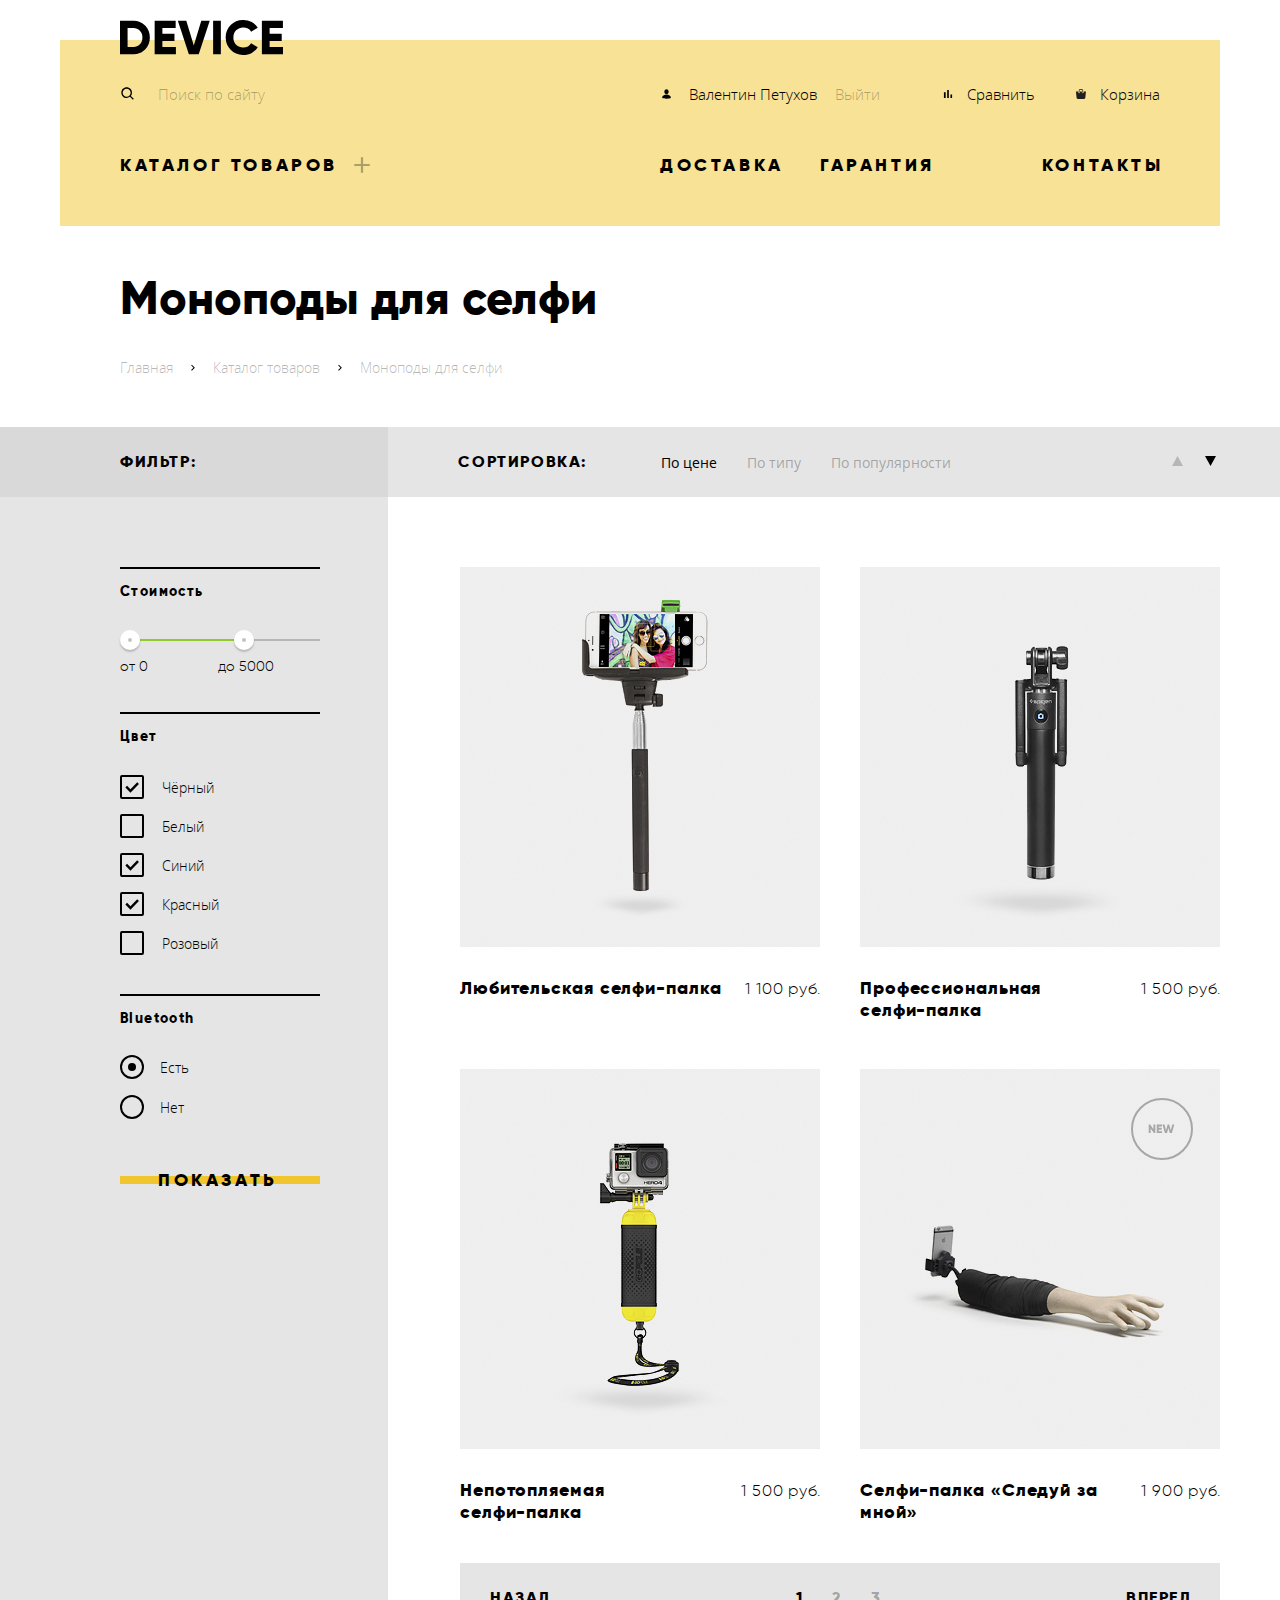
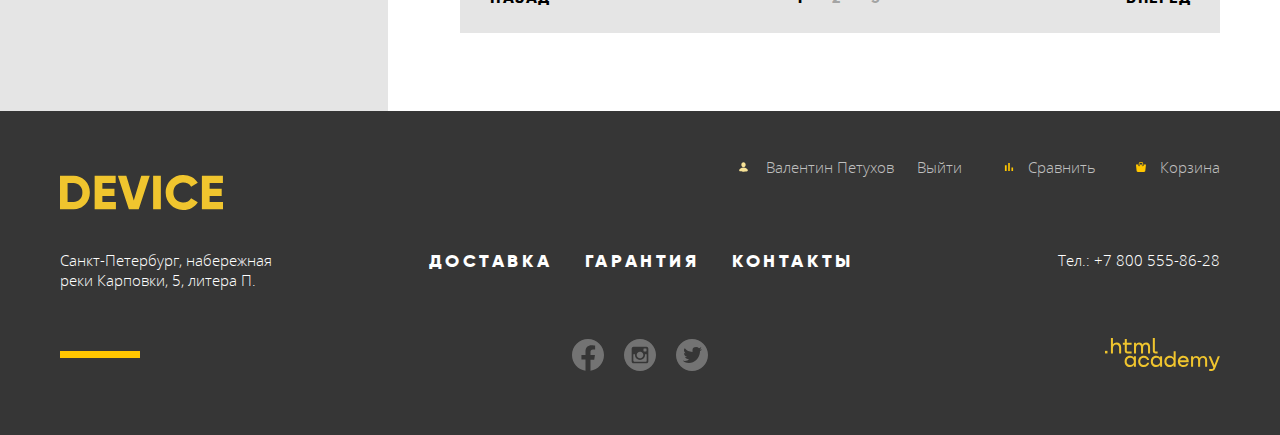
<file: catalog.html>
<!DOCTYPE html>
<html class="page" lang="ru">
  <head>
    <meta charset="UTF-8">
    <title>Интернет-магазин &laquo;Device&raquo;</title>
    <link rel="preload" href="fonts/gilroyextrabold.woff2" as="font">
    <link rel="preload" href="fonts/gilroyextrabold.woff" as="font">
    <link rel="preload" href="fonts/gilroylight.woff2" as="font">
    <link rel="preload" href="fonts/gilroylight.woff" as="font">
    <link rel="preload" href="fonts/opensans.woff2" as="font">
    <link rel="preload" href="fonts/opensans.woff" as="font">
    <link rel="preload" href="fonts/opensanslight.woff2" as="font">
    <link rel="preload" href="fonts/opensanslight.woff" as="font">
    <link rel="stylesheet" href="css/normalize.min.css">
    <link rel="stylesheet" href="css/style.min.css">
    <link rel="icon" href="favicon.ico">
    <link rel="icon" href="img/32.svg" type="image/svg+xml">
    <link rel="apple-touch-icon" href="img/180.png">
    <link rel="manifest" href="manifest.webmanifest">
  </head>
  <body class="page-body">
    <div class="wrapper">
      <header class="page-header page-header-catalog">
        <a class="page-header-logo logo" href="index.html" aria-label="На главную">
          <img src="img/device-logo-black.svg" width="163" height="35" alt="Логотип Интернет-магазина &laquo;Device&raquo;">
        </a>
        <nav class="page-header-nav">
          <form class="site-search" action="https://echo.htmlacademy.ru/" method="POST" target="_blank">
            <input class="site-search-input" type="search" name="search" placeholder="Поиск по сайту">
            <button class="site-search-button" type="submit">Найти</button>
          </form>
          <ul class="user-nav user-nav-header">
            <li class="user-nav-item user-nav-item-account user-nav-item-in">
              <a class="user-nav-link user-nav-link-person" href="#">Валентин Петухов</a>
              <a class="user-nav-link user-nav-link-out" href="#">Выйти</a>
            </li>
            <li class="user-nav-item">
              <a class="user-nav-link user-nav-link-comparison" href="#">Сравнить</a>
            </li>
            <li class="user-nav-item">
              <a class="user-nav-link user-nav-link-cart" href="#">Корзина</a>
            </li>
          </ul>
          <ul class="site-nav site-nav-header">
            <li class="site-nav-item site-nav-item-catalog">
              <a class="site-nav-link-catalog" href="#">Каталог товаров</a>
              <div class="sub-menu-container">
                <ul class="sub-menu">
                  <li class="sub-menu-item">
                    <a href="#">Виртуальная реальность</a>
                  </li>
                  <li class="sub-menu-item">
                    <a href="#">Фитнес-браслеты</a>
                  </li>
                  <li class="sub-menu-item">
                    <a href="#">Квадрокоптер</a>
                  </li>
                  <li class="sub-menu-item">
                    <a>Моноподы для селфи</a>
                  </li>
                  <li class="sub-menu-item sub-menu-item-watch">
                    <a href="#">Умные часы</a>
                  </li>
                  <li class="sub-menu-item sub-menu-item-camera">
                    <a href="#">Экшн-камеры</a>
                  </li>
                </ul>
              </div>
            </li>
            <li class="site-nav-item">
              <a href="#">Доставка</a>
            </li>
            <li class="site-nav-item">
              <a href="#">Гарантия</a>
            </li>
            <li class="site-nav-item">
              <a href="#">Контакты</a>
            </li>
          </ul>
        </nav>
      </header>
    </div>
    <main class="catalog">
      <div class="wrapper">
        <h1 class="catalog-title title">Моноподы для селфи</h1>
        <ul class="breadcrumbs">
          <li class="breadcrumbs-item">
            <a href="index.html">Главная</a>
          </li>
          <li class="breadcrumbs-item">
            <a href="#">Каталог товаров</a>
          </li>
          <li class="breadcrumbs-item breadcrumbs-item-current">
            <a href="#">Моноподы для селфи</a>
          </li>
        </ul>
      </div>
      <div class="catalog-header">
        <div class="wrapper catalog-header-container">
          <p class="filter-caption">Фильтр:</p>
          <div class="sort">
            <p class="sort-caption">Сортировка:</p>
            <ul class="sort-list">
              <li class="sort-item sort-item-current">
                <a href="">По цене</a>
              </li>
              <li class="sort-item">
                <a href="">По типу</a>
              </li>
              <li class="sort-item">
                <a href="">По популярности</a>
              </li>
            </ul>
            <div class="sort-buttons">
              <button class="sort-button sort-button-up" type="button" aria-label="Назад"></button>
              <button class="sort-button sort-button-down sort-button-active" type="button" aria-label="Вперед"></button>
            </div>
          </div>
        </div>
      </div>
      <div class="catalog-content">
        <div class="wrapper catalog-content-container">
          <section class="filter">
            <h2 class="visually-hidden">Фильтр товаров</h2>
            <form class="filter-form" method="POST" action="https://echo.htmlacademy.ru/" target="_blank">
              <fieldset class="filter-fieldset filter-price">
                <legend>Стоимость</legend>
                <div class="range-controls">
                  <div class="scale">
                    <div class="bar"></div>
                  </div>
                  <button class="toggle toggle-min" type="button"></button>
                  <button class="toggle toggle-max" type="button"></button>
                </div>
                <div class="price-controls">
                  <p class="price min-price">от 0</p>
                  <p class="price max-price">до 5000</p>
                </div>
              </fieldset>
              <fieldset class="filter-fieldset filter-color">
                <legend>Цвет</legend>
                <ul class="filter-color-list">
                  <li class="filter-color-item">
                    <input class="visually-hidden filter-color-input" type="checkbox" name="black" id="color-black" checked>
                    <label class="filter-color-label" for="color-black">Чёрный</label>
                  </li>
                  <li class="filter-color-item">
                    <input class="visually-hidden filter-color-input" type="checkbox" name="white" id="color-white">
                    <label class="filter-color-label" for="color-white">Белый</label>
                  </li>
                  <li class="filter-color-item">
                    <input class="visually-hidden filter-color-input" type="checkbox" name="blue" id="color-blue" checked>
                    <label class="filter-color-label" for="color-blue">Синий</label>
                  </li>
                  <li class="filter-color-item">
                    <input class="visually-hidden filter-color-input" type="checkbox" name="red" id="color-red" checked>
                    <label class="filter-color-label" for="color-red">Красный</label>
                  </li>
                  <li class="filter-color-item">
                    <input class="visually-hidden filter-color-input" type="checkbox" name="pink" id="color-pink">
                    <label class="filter-color-label" for="color-pink">Розовый</label>
                  </li>
                </ul>
              </fieldset>
              <fieldset class="filter-fieldset filter-bluetooth">
                <legend>Bluetooth</legend>
                <ul class="filter-bluetooth-list">
                  <li class="filter-bluetooth-item">
                    <input class="visually-hidden filter-bluetooth-input" type="radio" name="bluetooth" value="yes" id="bluetooth-yes" checked>
                    <label class="filter-bluetooth-label" for="bluetooth-yes">Есть</label>
                  </li>
                  <li class="filter-bluetooth-item">
                    <input class="visually-hidden filter-bluetooth-input" type="radio" name="bluetooth" value="no" id="bluetooth-no">
                    <label class="filter-bluetooth-label" for="bluetooth-no">Нет</label>
                  </li>
                </ul>
              </fieldset>
              <button class="filter-submit button" type="submit">Показать</button>
            </form>
          </section>
          <section class="products">
            <h2 class="visually-hidden">Список товаров</h2>
            <ul class="product-list">
              <li class="product-item">
                <p class="product-image">
                  <img src="img/monopod-amateur.jpg" width="360" height="380" alt="Любительская селфи-палка">
                </p>
                <p class="product-info">
                  <a class="product-name" href="#">Любительская селфи-палка</a>
                  <span class="product-price">1 100 руб.</span>
                </p>
                <p class="product-buttons">
                  <a href="#" class="product-button product-button-cart button">В корзину</a>
                  <a href="#" class="product-button product-button-comparison">Добавить к сравнению</a>
                </p>
              </li>
              <li class="product-item">
                <p class="product-image">
                  <img src="img/monopod-pro.jpg" width="360" height="380" alt="Профессиональная селфи-палка">
                </p>
                <p class="product-info">
                  <a class="product-name" href="#">Профессиональная<br>селфи-палка </a>
                  <span class="product-price">1 500 руб.</span>
                </p>
                <p class="product-buttons">
                  <a href="#" class="product-button product-button-cart button">В корзину</a>
                  <a href="#" class="product-button product-button-comparison">Добавить к сравнению</a>
                </p>
              </li>
              <li class="product-item">
                <p class="product-image">
                  <img src="img/monopod-unsinkable.jpg" width="360" height="380" alt="Непотопляемая селфи-палка">
                </p>
                <p class="product-info">
                  <a class="product-name" href="#">Непотопляемая<br>селфи-палка</a>
                  <span class="product-price">1 500 руб.</span>
                </p>
                <p class="product-buttons">
                  <a href="#" class="product-button product-button-cart button">В корзину</a>
                  <a href="#" class="product-button product-button-comparison">Добавить к сравнению</a>
                </p>
              </li>
              <li class="product-item product-item-new">
                <p class="product-image">
                  <img src="img/monopod-follow-me.jpg" width="360" height="380" alt="Селфи-палка «Следуй за мной»">
                </p>
                <p class="product-info">
                  <a class="product-name" href="#">Селфи-палка «Следуй за мной»</a>
                  <span class="product-price">1 900 руб.</span>
                </p>
                <p class="product-buttons">
                  <a href="#" class="product-button product-button-cart button">В корзину</a>
                  <a href="#" class="product-button product-button-comparison">Добавить к сравнению</a>
                </p>
              </li>
            </ul>
            <ul class="pagination">
              <li class="pagination-item">
                <a class="pagination-toggle pagination-toggle-previous" href="#">Назад</a>
              </li>
              <li class="pagination-item">
                <ul class="pages-list">
                  <li class="pages-item pages-item-current">
                    <a href="#">1</a>
                  </li>
                  <li class="pages-item">
                    <a href="#">2</a>
                  </li>
                  <li class="pages-item">
                    <a href="#">3</a>
                  </li>
                </ul>
              </li>
              <li class="pagination-item">
                <a class="pagination-toggle pagination-toggle-next" href="#">Вперед</a>
              </li>
            </ul>
          </section>
        </div>
      </div>
    </main>
    <footer class="page-footer">
      <div class="wrapper page-footer-container-top">
        <a class="page-footer-logo logo" href="index.html" aria-label="На главную">
          <img src="img/device-logo-yellow.svg" width="163" height="35" alt="Логотип Интернет-магазина &laquo;Device&raquo;">
        </a>
        <ul class="user-nav user-nav-footer">
          <li class="user-nav-item user-nav-item-account user-nav-item-in">
            <a class="user-nav-link user-nav-link-person" href="#">Валентин Петухов</a>
            <a class="user-nav-link user-nav-link-out" href="#">Выйти</a>
          </li>
          <li class="user-nav-item">
            <a class="user-nav-link user-nav-link-comparison" href="#">Сравнить</a>
          </li>
          <li class="user-nav-item">
            <a class="user-nav-link user-nav-link-cart" href="#">Корзина</a>
          </li>
        </ul>
        <address class="address-location">Санкт-Петербург, набережная реки Карповки, 5, литера П.</address>
        <ul class="site-nav site-nav-footer">
          <li class="site-nav-item">
            <a href="#">Доставка</a>
          </li>
          <li class="site-nav-item">
            <a href="#">Гарантия</a>
          </li>
          <li class="site-nav-item">
            <a href="#">Контакты</a>
          </li>
        </ul>
        <address class="address-phone">
          <a href="tel:78005558628">Тел.: +7 800 555-86-28</a>
        </address>
      </div>
      <div class="wrapper page-footer-container-bottom">
        <ul class="socials">
          <li class="socials-item socials-item-facebook">
            <a href="#" target="_blank">
              <span class="visually-hidden">Фейсбук</span>
            </a>
          </li>
          <li class="socials-item socials-item-instagram">
            <a href="#" target="_blank">
              <span class="visually-hidden">Инстаграм</span>
            </a>
          </li>
          <li class="socials-item socials-item-twitter">
            <a href="#" target="_blank">
              <span class="visually-hidden">Твиттер</span>
            </a>
          </li>
        </ul>
        <a class="copyright" href="https://htmlacademy.ru/intensive/htmlcss" target="_blank" aria-label="HTML academy">
          <img src="img/logo-htmlacademy.svg" width="115" height="33" alt="Логотип сайта &laquo;HTML academy&raquo;">
        </a>
      </div>
    </footer>
  </body>
</html>
</file>
<file: css/style.min.css>
@font-face{font-family:"Gilroy";font-weight:800;font-style:normal;font-display:swap;src:url(../fonts/gilroyextrabold.woff2) format("woff2"),url(../fonts/gilroyextrabold.woff) format("woff")}@font-face{font-family:"Gilroy";font-weight:300;font-style:normal;font-display:swap;src:url(../fonts/gilroylight.woff2) format("woff2"),url(../fonts/gilroylight.woff) format("woff")}@font-face{font-family:"Open Sans";font-weight:400;font-style:normal;font-display:swap;src:url(../fonts/opensans.woff2) format("woff2"),url(../fonts/opensans.woff) format("woff")}@font-face{font-family:"Open Sans";font-weight:300;font-style:normal;font-display:swap;src:url(../fonts/opensanslight.woff2) format("woff2"),url(../fonts/opensanslight.woff) format("woff")}:root{--basic-black:#000;--basic-dark:#363636;--basic-white:#fff;--basic-grey:#464646;--basic-half-grey:#7e7e7e;--basic-grey-light:#e5e5e5;--basic-grey-pale:#f2f2f2;--basic-yellow:#ffc600;--special-grey:#c4c4c4;--special-grey-light:#d9d9d9;--special-yellow:#f7e296;--special-green:#91c92f;--special-yellow-dark:#f0c52e;--purple-pale:#f6dada;--white-30:rgba(255,255,255,.3);--white-60:rgba(255,255,255,.6);--white-70:rgba(255,255,255,.7);--black-10:rgba(0,0,0,.1);--black-15:rgba(0,0,0,.15);--black-20:rgba(0,0,0,.2);--black-30:rgba(0,0,0,.3);--black-40:rgba(0,0,0,.4);--black-60:rgba(0,0,0,.6);--yellow-dark-50:rgba(240,197,46,.5);--yellow-dark-30:rgba(240,197,46,.3)}img{display:block;max-width:100%;height:100%}a{text-decoration:none}.page{height:100%;-webkit-box-sizing:border-box;box-sizing:border-box}*,*::before,*::after{-webkit-box-sizing:inherit;box-sizing:inherit}.page-body{display:-ms-grid;display:grid;-ms-grid-rows:-webkit-min-content 1fr -webkit-min-content;-ms-grid-rows:min-content 1fr min-content;grid-template-rows:-webkit-min-content 1fr -webkit-min-content;grid-template-rows:min-content 1fr min-content;min-height:100%;font-family:"Open Sans","Arial",sans-serif;font-size:15px;line-height:20px;font-weight:300;color:var(--basic-black);background-color:var(--basic-white)}.wrapper{width:1200px;padding:0 20px;margin:0 auto}.visually-hidden{position:absolute;width:1px;height:1px;margin:-1px;border:0;padding:0;white-space:nowrap;-webkit-clip-path:inset(100%);clip-path:inset(100%);clip:rect(0 0 0 0);overflow:hidden}.title{font-family:"Gilroy","Arial",sans-serif;font-size:47px;line-height:58px;font-weight:800}.button{position:relative;z-index:2;display:block;font-family:"Gilroy","Arial",sans-serif;font-size:18px;line-height:22px;font-weight:800;letter-spacing:.2em;text-align:center;text-transform:uppercase;color:var(--basic-black);background-color:transparent;padding:9px 10px;padding-right:5px;border:none;cursor:pointer}.button::before{content:"";position:absolute;top:50%;left:0;-webkit-transform:translateY(-50%);-ms-transform:translateY(-50%);transform:translateY(-50%);z-index:-1;width:100%;height:20%;background-color:var(--special-yellow-dark);-webkit-transition:height 0.5s;-o-transition:height 0.5s;transition:height 0.5s}.button:hover::before,.button:focus::before{height:100%;}.button:active{color:var(--black-30)}.logo{display:block;width:163px;height:35px}.logo[href="index.html"]:hover,.logo[href="index.html"]:focus{opacity:.6}.logo[href="index.html"]:active{opacity:.3}.page-header{background:-o-linear-gradient(var(--basic-white) 40px,var(--special-yellow) 40px);background:linear-gradient(var(--basic-white) 40px,var(--special-yellow) 40px);padding:0 60px;padding-top:20px;padding-bottom:18px}.page-header-catalog{padding-bottom:50px}.page-header-nav{display:-ms-grid;display:grid;-ms-grid-columns:1fr 40px 1fr;grid-template-columns:repeat(2,1fr);gap:35px 40px;padding-top:14px}.site-search{position:relative;display:-webkit-box;display:-ms-flexbox;display:flex}.site-search::before{content:"";position:absolute;top:50%;left:0;-webkit-transform:translateY(-50%);-ms-transform:translateY(-50%);transform:translateY(-50%);width:16px;height:16px;background-image:url(../img/icon-search.svg);background-repeat:no-repeat}.site-search-input{width:355px;height:50px;font-size:15px;line-height:20px;font-weight:300;background-color:transparent;padding:15px 38px;padding-right:20px;outline:none;border:none}.site-search-input::-webkit-input-placeholder{color:var(--black-30)}.site-search-input::-moz-placeholder{color:var(--black-30)}.site-search-input:-ms-input-placeholder{color:var(--black-30)}.site-search-input::-ms-input-placeholder{color:var(--black-30)}.site-search-input::placeholder{color:var(--black-30)}.site-search-input:hover::-webkit-input-placeholder{color:var(--black-60)}.site-search-input:hover::-moz-placeholder{color:var(--black-60)}.site-search-input:hover:-ms-input-placeholder{color:var(--black-60)}.site-search-input:hover::-ms-input-placeholder{color:var(--black-60)}.site-search-input:hover::placeholder{color:var(--black-60)}.site-search-input:focus{-webkit-box-shadow:0 2px 0 var(--basic-black);box-shadow:0 2px 0 var(--basic-black)}.site-search-input:focus+.site-search-button{visibility:visible}.site-search-input::-webkit-search-cancel-button{display:none}.site-search-button{visibility:hidden;width:84px;font-size:15px;line-height:20px;font-weight:300;text-align:center;text-transform:uppercase;background-color:transparent;padding:15px;outline:none;border:none;-webkit-box-shadow:0 0 0 2px var(--basic-black);box-shadow:0 0 0 2px var(--basic-black);cursor:pointer}.site-search-button:hover,.site-search-button:focus{color:var(--basic-white);background-color:var(--basic-black)}.site-search-button:active{visibility:visible;color:var(--white-30)}.user-nav{display:-webkit-box;display:-ms-flexbox;display:flex;-ms-flex-wrap:wrap;flex-wrap:wrap;padding:0;margin:0;list-style:none}.user-nav-header{-ms-flex-item-align:center;-ms-grid-row-align:center;align-self:center;gap:10px 41px}.user-nav-header .user-nav-item-account{width:240px;padding-right:20px}.user-nav-item-in{display:-webkit-box;display:-ms-flexbox;display:flex;-webkit-box-pack:justify;-ms-flex-pack:justify;justify-content:space-between;-ms-flex-wrap:wrap;flex-wrap:wrap;row-gap:5px}.user-nav-link{position:relative}.user-nav-link::before{content:"";position:absolute;top:50%;left:0;-webkit-transform:translateY(-50%);-ms-transform:translateY(-50%);transform:translateY(-50%);background-repeat:no-repeat}.user-nav-link-in{padding-left:24px}.user-nav-link-person{padding-left:29px}.user-nav-link-comparison{padding-left:26px}.user-nav-link-cart{padding-left:24px}.user-nav-header .user-nav-link{color:var(--basic-black)}.user-nav-header .user-nav-link:hover,.user-nav-header .user-nav-link:focus{opacity:.6}.user-nav-header .user-nav-link:active{opacity:.3}.user-nav-header .user-nav-link-in::before,.user-nav-header .user-nav-link-person::before{width:13px;height:14px;background-image:url(../img/icon-user-black.svg)}.user-nav-header .user-nav-link-comparison::before{width:14px;height:14px;background-image:url(../img/icon-chart-black.svg)}.user-nav-header .user-nav-link-cart::before{width:10px;height:10px;background-image:url(../img/icon-cart-black.svg)}.user-nav-header .user-nav-link-out{color:var(--black-30)}.user-nav-header .user-nav-link-out:hover,.user-nav-header .user-nav-link-out:focus{color:var(--black-60);opacity:1}.user-nav-header .user-nav-link-out:active{color:var(--basic-black)}.user-nav-footer{grid-column:2 / -1;-ms-grid-column-align:end;justify-self:end;gap:10px 40px;padding-bottom:33px}.user-nav-footer .user-nav-item-account{width:225px}.user-nav-footer .user-nav-link{color:var(--white-70)}.user-nav-footer .user-nav-link:hover,.user-nav-footer .user-nav-link:focus{color:var(--basic-white)}.user-nav-footer .user-nav-link:hover::before,.user-nav-footer .user-nav-link:focus::before{opacity:.6}.user-nav-footer .user-nav-link:active{color:var(--white-30)}.user-nav-footer .user-nav-link:active::before{opacity:.3}.user-nav-footer .user-nav-link-in::before{width:13px;height:14px;background-image:url(../img/icon-user-yellow.svg)}.user-nav-footer .user-nav-link-comparison::before{width:14px;height:14px;background-image:url(../img/icon-chart-yellow.svg)}.user-nav-footer .user-nav-link-cart::before{width:10px;height:10px;background-image:url(../img/icon-cart-yellow.svg)}.user-nav-footer .user-nav-link-person::before{width:13px;height:14px;background-image:url(../img/icon-user-light-yellow.svg)}.site-nav{padding:0;margin:0;list-style:none}.site-nav-header{grid-column:1 / -1;display:-ms-grid;display:grid;-ms-grid-columns:520px 20px 140px 20px 140px 20px auto;grid-template-columns:520px 140px 140px auto;gap:20px}.site-nav-header a{color:var(--basic-black)}.site-nav-header a:hover,.site-nav-header a:focus{color:var(--black-60)}.site-nav-header a:active{color:var(--black-30)}.site-nav-item>a{font-family:"Gilroy","Arial",sans-serif;font-size:18px;line-height:22px;font-weight:800;text-transform:uppercase;letter-spacing:.2em;margin-right:-.2em}.site-nav-item-catalog{position:relative;max-width:255px}.site-nav-link-catalog{position:relative;padding-right:35px}.site-nav-link-catalog::after{content:"";position:absolute;top:50%;right:0;-webkit-transform:translateY(-50%);-ms-transform:translateY(-50%);transform:translateY(-50%);width:22px;height:22px;background-image:url(../img/icon-plus.svg);background-repeat:no-repeat}.site-nav-header .site-nav-item:nth-child(4n){-ms-grid-column-align:end;justify-self:end}.site-nav-item-catalog .sub-menu-container{display:none;position:absolute;z-index:10;left:-60px;width:1160px;padding:30px 60px 42px;background-color:var(--special-yellow)}.site-nav-item-catalog:hover .sub-menu-container,.site-nav-item-catalog:focus-within .sub-menu-container{display:block}.site-nav-item-catalog .sub-menu{display:-ms-grid;display:grid;-ms-grid-columns:auto 61px auto 61px auto;grid-template-columns:repeat(3,auto);gap:16px 61px;width:530px;padding:0;margin:0;list-style:none}.site-nav-item-catalog .sub-menu-item-watch{grid-column:2 / -1}.site-nav-item-catalog .sub-menu-item-camera{grid-column:1 / -1}.site-nav-footer{display:-webkit-box;display:-ms-flexbox;display:flex;-ms-flex-wrap:wrap;flex-wrap:wrap;gap:20px 36px}.site-nav-footer a{color:var(--basic-white)}.site-nav-footer a:hover,.site-nav-footer a:focus{color:var(--white-60)}.site-nav-footer a:active{color:var(--white-30)}.promo{background:-o-linear-gradient(var(--special-yellow) 146px,var(--basic-white) 146px);background:linear-gradient(var(--special-yellow) 146px,var(--basic-white) 146px);padding-top:17px;padding-left:30px;padding-right:60px;padding-bottom:96px}.promo-slider{position:relative}.promo-slides{padding:0;margin:0;list-style:none}.promo-slide{position:relative;display:none}.promo-slide::before{content:"";position:absolute;top:34px;right:400px;width:100px;height:7px;background-color:var(--basic-white)}.promo-slide::after{content:"";position:absolute;top:26px;right:0}.promo-slide-first::after{width:164px;height:131px;background-image:url(../img/number-01.svg);background-repeat:no-repeat}.promo-slide-second::after{width:194px;height:131px;background-image:url(../img/number-02.svg);background-repeat:no-repeat}.promo-slide-third::after{width:196px;height:131px;background-image:url(../img/number-03.svg);background-repeat:no-repeat}.promo-slide-current{display:-ms-grid;display:grid;-ms-grid-columns:526px 44px 500px;grid-template-columns:526px 500px;-webkit-column-gap:44px;-moz-column-gap:44px;column-gap:44px}.promo-slide-image{-ms-flex-item-align:start;-ms-grid-row-align:start;align-self:start}.promo-slide-image-quadrocopter{padding-top:83px}.promo-slide-image-fitbit{padding-top:26px;padding-left:86px}.promo-slide-image-monopod{padding-left:59px}.promo-slide-text{position:relative;z-index:2;padding-top:93px;padding-bottom:20px}.promo-slide-caption{margin:0;margin-bottom:26px}.promo-slide-description{margin:0;margin-bottom:51px}.promo-slide-button{width:220px;margin-bottom:51px}.parameters{display:-ms-grid;display:grid;-ms-grid-columns:-webkit-max-content 64px -webkit-max-content 64px -webkit-max-content;-ms-grid-columns:max-content 64px max-content 64px max-content;grid-template-columns:repeat(3,-webkit-max-content);grid-template-columns:repeat(3,max-content);gap:20px 64px;font-family:"Gilroy","Arial",sans-serif;font-weight:300;margin:0}.parameters-container{display:-webkit-box;display:-ms-flexbox;display:flex;-webkit-box-orient:vertical;-webkit-box-direction:reverse;-ms-flex-direction:column-reverse;flex-direction:column-reverse;-webkit-box-pack:end;-ms-flex-pack:end;justify-content:flex-end;row-gap:15px;max-width:200px}.parameters-termin{font-size:13px;line-height:15px;letter-spacing:.1em}.parameters-description{font-size:36px;line-height:42px;letter-spacing:.1em;margin:0;margin-right:-.2em}.promo-slider-toggles{position:absolute;right:28px;bottom:calc(30% + 4px);z-index:5;display:-webkit-box;display:-ms-flexbox;display:flex;-ms-flex-wrap:wrap;flex-wrap:wrap;gap:15px 18px;max-width:162px}.promo-slider-toggle{width:12px;height:12px;padding:0;background-color:transparent;border:1px solid var(--basic-black);border-radius:50%;cursor:pointer}.promo-slider-toggle-active{position:relative;cursor:default}.promo-slider-toggle-active::before{content:"";position:absolute;top:50%;left:50%;-webkit-transform:translate(-50%,-50%);-ms-transform:translate(-50%,-50%);transform:translate(-50%,-50%);width:6px;height:6px;border:1px solid var(--basic-black);border-radius:50%}.popular-products{padding-bottom:20px}.popular-products-list{display:-ms-grid;display:grid;-ms-grid-columns:160px 40px 160px 40px 160px 40px 160px 40px 160px 40px 160px;grid-template-columns:repeat(6,160px);gap:40px;padding:0;margin:0;list-style:none}.popular-products-link{display:block}.popular-products-link:hover .popular-products-icon,.popular-products-link:focus .popular-products-icon{background-color:var(--special-yellow-dark)}.popular-products-link:active svg,.popular-products-link:active .popular-products-name{opacity:.3}.popular-products-icon{position:relative;display:block;width:160px;height:160px;background-color:var(--special-yellow);margin-bottom:38px}.popular-products-icon svg{position:absolute;top:50%;left:50%;-webkit-transform:translate(-50%,-50%);-ms-transform:translate(-50%,-50%);transform:translate(-50%,-50%)}.popular-products-name{font-family:"Gilroy","Arial",sans-serif;font-size:18px;line-height:22px;font-weight:800;letter-spacing:.05em;color:var(--basic-black)}.popular-products-name-fitbits{letter-spacing:normal}.services{background:-o-linear-gradient(var(--basic-white) 164px,var(--basic-grey-light) 164px);background:linear-gradient(var(--basic-white) 164px,var(--basic-grey-light) 164px);padding:64px 0;padding-bottom:69px}.services-slider{display:-webkit-box;display:-ms-flexbox;display:flex;-webkit-column-gap:116px;-moz-column-gap:116px;column-gap:116px}.services-toggles{position:relative;padding:80px 0;padding-right:7px;padding-bottom:77px}.services-toggles::after{content:"";position:absolute;top:0;right:0;width:7px;height:100%;background-color:var(--basic-black)}.services-toggle{width:160px;margin-bottom:21px}.services-toggle:last-of-type{margin-bottom:0}.services-toggle-active,.services-toggle:active,.services-toggle-active:active{width:277px;text-align:left;padding-left:20px;padding-right:20px;background-color:var(--basic-black);color:var(--special-yellow);cursor:default}.services-toggle:active::before,.services-toggle-active::before{display:none}.services-slides{width:100%;padding:0;margin:0;list-style:none}.services-slide{position:relative;display:none;padding-top:71px;padding-right:185px;background-repeat:no-repeat}.services-slide-first::after{content:"";position:absolute;top:71px;right:2px;width:136px;height:164px;background-image:url(../img/delivery-guy.svg)}.services-slide-second::after{content:"";position:absolute;top:53px;right:0;width:171px;height:195px;background-image:url(../img/icon-warranty.svg)}.services-slide-third::after{content:"";position:absolute;top:48px;right:8px;width:156px;height:188px;background-image:url(../img/icon-credit.svg)}.services-slide-current{display:block}.services-slide-title{letter-spacing:.2em;margin:0;margin-bottom:40px}.services-slide-description{line-height:30px;letter-spacing:.1em;margin:0}.services-slide-first .services-slide-description{width:495px}.manufacturers{padding:90px 0}.manufacturers-list{display:-ms-grid;display:grid;-ms-grid-columns:1fr 40px 1fr 40px 1fr 40px 1fr;grid-template-columns:repeat(4,1fr);gap:40px;padding:0;margin:0;list-style:none}.manufacturers-link img{-webkit-filter:grayscale(100%) opacity(20%);filter:grayscale(100%) opacity(20%)}.manufacturers-link:hover img,.manufacturers-link:focus img{-webkit-filter:none;filter:none}.sections-container{display:-ms-grid;display:grid;-ms-grid-columns:1fr 40px 1fr;grid-template-columns:repeat(2,1fr);-webkit-column-gap:40px;-moz-column-gap:40px;column-gap:40px}.section-container{position:relative;display:-webkit-box;display:-ms-flexbox;display:flex;-webkit-box-orient:vertical;-webkit-box-direction:normal;-ms-flex-direction:column;flex-direction:column;-webkit-box-pack:justify;-ms-flex-pack:justify;justify-content:space-between;padding-top:57px;padding-bottom:77px}.section-container::before{position:absolute;content:"";top:0;left:0;width:80px;height:7px;background-color:var(--basic-black)}.about-us-title{letter-spacing:.2em;margin:0;margin-bottom:40px}.about-us-description{width:420px;line-height:28px;margin:0;margin-bottom:40px}.about-us-link{width:260px}.transport-companies-description{width:475px;line-height:28px;margin:0;margin-bottom:60px}.transport-companies-list{padding:0;margin:0;margin-bottom:68px;list-style:none}.transport-companies-item{position:relative;padding-left:32px;margin-bottom:15px}.transport-companies-item::before{content:"";position:absolute;top:50%;left:0;-webkit-transform:translateY(-50%);-ms-transform:translateY(-50%);transform:translateY(-50%);width:8px;height:8px;border:2px solid var(--basic-grey-light);border-radius:50%}.transport-companies-item:last-child{margin-bottom:0}.transport-companies-item p{max-width:370px;font-family:"Gilroy","Arial",sans-serif;font-size:16px;line-height:28px;font-weight:800;margin:0}.contacts-title{letter-spacing:.2em;margin:0;margin-bottom:40px}.contacts-description{width:510px;line-height:28px;margin:0;margin-bottom:40px}.contacts-map{display:block;margin-bottom:76px}.contacts-link{width:260px}.catalog{padding-top:43px}.catalog-title{padding:0 60px;margin:0}.breadcrumbs{display:-webkit-box;display:-ms-flexbox;display:flex;-ms-flex-wrap:wrap;flex-wrap:wrap;gap:10px 14px;padding:0;padding:30px 60px 50px;margin:0;list-style:none}.breadcrumbs-item{position:relative;padding-right:26px}.breadcrumbs-item:not(:last-child):after{content:"";position:absolute;top:50%;right:0;-webkit-transform:translateY(-50%);-ms-transform:translateY(-50%);transform:translateY(-50%);width:12px;height:12px;background-image:url(../img/icon-arrow.svg)}.breadcrumbs-item a{font-size:14px;line-height:19px;color:var(--black-30)}.breadcrumbs-item-current{pointer-events:none;cursor:default}.breadcrumbs-item:not(.breadcrumbs-item-current) a:hover,.breadcrumbs-item:not(.breadcrumbs-item-current) a:focus{color:var(--black-60)}.breadcrumbs-item:not(.breadcrumbs-item-current) a:active{color:var(--black-10)}.catalog-header{background:-o-linear-gradient(left,var(--special-grey-light) calc(50% - 252px),var(--basic-grey-light) calc(50% - 252px));background:linear-gradient(90deg,var(--special-grey-light) calc(50% - 252px),var(--basic-grey-light) calc(50% - 252px))}.catalog-header-container{display:-webkit-box;display:-ms-flexbox;display:flex;padding-top:25px;padding-bottom:25px}.filter-caption{width:328px;font-family:"Gilroy","Arial",sans-serif;font-size:16px;line-height:20px;font-weight:800;text-transform:uppercase;letter-spacing:.1em;padding:0 60px;margin:0}.sort{display:-webkit-box;display:-ms-flexbox;display:flex}.sort-caption{max-width:350px;font-family:"Gilroy","Arial",sans-serif;font-size:16px;line-height:20px;font-weight:800;text-transform:uppercase;letter-spacing:.1em;margin:0;padding-left:72px;padding-right:74px}.sort-list{display:-webkit-box;display:-ms-flexbox;display:flex;-ms-flex-wrap:wrap;flex-wrap:wrap;gap:10px 30px;width:507px;padding:0;padding-right:217px;margin:0;list-style:none}.sort-item a{font-size:14px;line-height:19px;font-weight:400;color:var(--black-30)}.sort-item-current a{pointer-events:none;cursor:default}.sort-item a:hover,.sort-item a:focus{color:var(--black-60)}.sort-item-current a,.sort-item-current a:hover,.sort-item a:active{color:var(--basic-black)}.sort-buttons{display:-webkit-box;display:-ms-flexbox;display:flex;-webkit-box-pack:justify;-ms-flex-pack:justify;justify-content:space-between;width:52px}.sort-button{width:18px;height:18px;padding:0;background-color:transparent;background-image:url(../img/icon-down.svg);border:none;opacity:.2;cursor:pointer}.sort-button-active{opacity:1}.sort-button-up{-webkit-transform:rotate(180deg);-ms-transform:rotate(180deg);transform:rotate(180deg)}.sort-button:hover,.sort-button:focus{opacity:.4}.sort-button:active{opacity:1}.catalog-content{background:-o-linear-gradient(left,var(--basic-grey-light) calc(50% - 252px),transparent calc(50% - 252px));background:linear-gradient(90deg,var(--basic-grey-light) calc(50% - 252px),transparent calc(50% - 252px));padding:70px 0;padding-bottom:78px}.catalog-content-container{display:-ms-grid;display:grid;-ms-grid-columns:328px 72px 1fr;grid-template-columns:328px 1fr;-webkit-column-gap:72px;-moz-column-gap:72px;column-gap:72px}.filter{padding:0 60px;padding-right:68px}.filter legend{font-family:"Gilroy","Arial",sans-serif;font-size:14px;line-height:17px;font-weight:800;letter-spacing:.1em;padding-top:16px}.filter-fieldset{position:relative;padding:0;margin:0;border:none}.filter-fieldset::before{content:"";position:absolute;top:-33px;left:0;width:100%;height:2px;background-color:var(--basic-black)}.filter-price{padding:30px 0;padding-bottom:38px}.range-controls{position:relative;width:100%;height:20px;padding:9px 0;margin-bottom:8px}.range-controls .scale{width:100%;height:2px;padding:0 10px;background-color:var(--black-20)}.range-controls .bar{width:114px;height:2px;background-color:var(--special-green)}.range-controls .toggle{position:absolute;top:0;width:20px;height:20px;padding:0;background-color:var(--special-grey);border:8px solid var(--basic-white);border-radius:50%;-webkit-box-shadow:0 2px 2px var(--black-20);box-shadow:0 2px 2px var(--black-20);cursor:pointer}.range-controls .toggle-min{left:0}.range-controls .toggle-max{right:66px}.price-controls{display:-webkit-box;display:-ms-flexbox;display:flex;-webkit-column-gap:70px;-moz-column-gap:70px;column-gap:70px}.price-controls .price{font-family:"Gilroy","Arial",sans-serif;font-size:14px;line-height:16px;margin:0}.filter-color{padding-top:30px;padding-bottom:39px}.filter-bluetooth{padding-top:28px;padding-bottom:41px}.filter-color-list,.filter-bluetooth-list{padding:0;margin:0;list-style:none}.filter-color-item{margin-bottom:15px}.filter-bluetooth-item{margin-bottom:16px}.filter-color-item:last-child,.filter-bluetooth-item:last-child{margin-bottom:0}.filter-color-input+label::before{content:"";position:absolute;top:0;left:0;width:24px;height:24px;border:2px solid var(--basic-black);border-radius:2px}.filter-color-input:checked+label::after{content:"";position:absolute;top:2px;left:2px;width:21px;height:21px;background-image:url(../img/icon-check.svg)}.filter-bluetooth-input+label::before{content:"";position:absolute;top:0;left:0;width:24px;height:24px;border:2px solid var(--basic-black);border-radius:50%}.filter-bluetooth-input:checked+label::after{content:"";position:absolute;top:8px;left:8px;width:8px;height:8px;background-color:var(--basic-black);border-radius:50%}.filter-color-input:hover+label::before,.filter-bluetooth-input:hover+label::before,.filter-color-input:hover+label::after,.filter-bluetooth-input:hover+label::after,.filter-color-input:focus+label::before,.filter-bluetooth-input:focus+label::before,.filter-color-input:focus+label::after,.filter-bluetooth-input:focus+label::after{opacity:.6}.filter-color-input:active+label::before,.filter-bluetooth-input:active+label::before,.filter-color-input:active+label::after,.filter-bluetooth-input:active+label::after{opacity:1}.filter-color-input:disabled+label::before,.filter-bluetooth-input:disabled+label::before,.filter-color-input:disabled+label::after,.filter-bluetooth-input:disabled+label::after{opacity:.25}.filter-color-input:disabled+label,.filter-bluetooth-input:disabled+label{cursor:default}.filter-color-label,.filter-bluetooth-label{position:relative;display:-webkit-box;display:-ms-flexbox;display:flex;-webkit-box-align:center;-ms-flex-align:center;align-items:center;font-size:14px;line-height:19px;min-height:24px;cursor:pointer}.filter-color-label{padding-left:42px}.filter-bluetooth-label{padding-left:40px}.filter-submit{width:100%;padding-right:14px}.product-list{display:-ms-grid;display:grid;-ms-grid-columns:1fr 40px 1fr;grid-template-columns:repeat(2,1fr);gap:48px 40px;padding:0;margin:0;margin-bottom:40px;list-style:none}.product-item{position:relative}.product-item-new::before{content:"";position:absolute;top:29px;right:27px;width:62px;height:62px;background-image:url(../img/icon-new.svg)}.product-image{width:360px;height:380px;padding:0;margin:0;margin-bottom:30px}.product-info{display:-webkit-box;display:-ms-flexbox;display:flex;-webkit-box-pack:justify;-ms-flex-pack:justify;justify-content:space-between;font-family:"Gilroy","Arial",sans-serif;letter-spacing:.06em;margin:0}.product-name{width:265px;font-size:18px;line-height:22px;font-weight:800;color:var(--basic-black)}.product-price{font-size:16px;line-height:18px;padding-top:3px;margin-right:-.06em}.product-buttons{display:none;position:absolute;top:170px;left:77px;margin:0}.product-item:hover .product-buttons,.product-item:focus-within .product-buttons{display:block}.product-button{display:block;width:200px}.product-button-cart{margin-bottom:13px}.product-button-comparison{font-size:13px;line-height:18px;text-align:center;letter-spacing:.1em;color:var(--basic-black);opacity:.5}.product-button-comparison:hover,.product-button-comparison:focus{opacity:1}.product-button-comparison:active{opacity:.2}.pagination{display:-webkit-box;display:-ms-flexbox;display:flex;-webkit-box-pack:justify;-ms-flex-pack:justify;justify-content:space-between;-webkit-box-align:center;-ms-flex-align:center;align-items:center;-webkit-column-gap:20px;-moz-column-gap:20px;column-gap:20px;font-family:"Gilroy","Arial",sans-serif;font-size:16px;line-height:20px;font-weight:800;background-color:var(--basic-grey-light);padding:0;margin:0;list-style:none}.pages-list{display:-webkit-box;display:-ms-flexbox;display:flex;-ms-flex-wrap:wrap;flex-wrap:wrap;gap:10px 30px;padding:0;margin:0;list-style:none}.pages-item a{color:var(--black-30)}.pages-item-current a{pointer-events:none;cursor:default}.pages-item a:hover,.pages-item a:focus{color:var(--black-60)}.pages-item-current a,.pages-item-current a:hover,.pages-item a:active{color:var(--basic-black)}.pagination-toggle{display:block;max-width:180px;text-transform:uppercase;text-align:center;letter-spacing:.1em;margin-right:-.1em;padding:25px 30px;color:var(--basic-black)}.pagination-toggle:hover,.pagination-toggle:focus{background-color:var(--special-grey-light)}.pagination-toggle:active{color:var(--black-30)}.page-footer{background-color:var(--basic-dark);padding-top:46px;padding-bottom:64px}.page-footer-container-top{display:-ms-grid;display:grid;-ms-grid-columns:1fr 40px 423px 40px 1fr;grid-template-columns:1fr 423px 1fr;gap:40px;margin-bottom:48px}.page-footer-logo{-ms-flex-item-align:end;-ms-grid-row-align:end;align-self:end}.address-location{max-width:215px}.address-phone{max-width:215px;-ms-grid-column-align:end;justify-self:end}.address-location,.address-phone a{font-style:normal;color:var(--basic-white)}.address-phone a:hover,.address-phone a:focus{text-decoration:underline}.address-phone a:active{color:var(--white-30)}.page-footer-container-bottom{display:-webkit-box;display:-ms-flexbox;display:flex;-webkit-box-pack:justify;-ms-flex-pack:justify;justify-content:space-between;-webkit-box-align:center;-ms-flex-align:center;align-items:center;-webkit-column-gap:60px;-moz-column-gap:60px;column-gap:60px}.page-footer-container-bottom::before{content:"";display:block;width:80px;height:7px;background-color:var(--basic-yellow);margin-right:35px}.socials{display:-webkit-box;display:-ms-flexbox;display:flex;-ms-flex-wrap:wrap;flex-wrap:wrap;gap:20px;-ms-grid-column:1;-ms-grid-column-span:2;grid-column:1 / 3;max-width:240px;padding:0;margin:0;list-style:none}.socials-item a{display:block;width:32px;height:32px;background-repeat:no-repeat;opacity:.3}.socials-item a:hover,.socials-item a:focus{opacity:.6}.socials-item a:active{opacity:.1}.socials-item-facebook a{background-image:url(../img/icon-facebook.svg)}.socials-item-instagram a{background-image:url(../img/icon-instagram.svg)}.socials-item-twitter a{background-image:url(../img/icon-twitter.svg)}.copyright{-ms-grid-column-align:end;justify-self:end}.copyright:hover,.copyright:focus{opacity:.6}.copyright:active{opacity:.3}.modal{position:fixed;top:50%;left:50%;-webkit-transform:translate(-50%,-50%);-ms-transform:translate(-50%,-50%);transform:translate(-50%,-50%);z-index:1000;display:none;background-color:var(--basic-white);-webkit-box-shadow:0 10px 16px var(--black-15);box-shadow:0 10px 16px var(--black-15)}.modal-show{display:block;-webkit-animation:bounce 0.6s;animation:bounce 0.6s}.modal-error{-webkit-animation:shake 0.6s;animation:shake 0.6s}.modal-close{position:absolute;z-index:5;display:block;width:55px;height:55px;padding:0;background-color:var(--yellow-dark-50);background-image:url(../img/icon-cross.svg);background-position:center;background-repeat:no-repeat;border:none;border-radius:50%;cursor:pointer}.modal-close:hover,.modal-close:focus{background-color:var(--special-yellow-dark)}.modal-close:active{background-color:var(--yellow-dark-30)}.map{width:960px;height:573px}.map-close{top:29px;right:29px}.map iframe{position:absolute;top:0;left:0;z-index:2;border:none}.feedback{width:960px;min-height:550px;padding:0 100px;padding-top:92px;padding-bottom:60px}.feedback-close{top:20px;right:20px}.feedback-form{display:-ms-grid;display:grid;-ms-grid-columns:1fr 40px 1fr;grid-template-columns:repeat(2,1fr);gap:32px 40px}.feedback-form label{display:block;font-family:"Gilroy","Arial",sans-serif;font-size:18px;line-height:22px;font-weight:800;margin-bottom:10px}.feedback-form input,.feedback-form textarea{width:100%;font-size:14px;line-height:19px;font-weight:400;padding:16px 20px 15px;color:var(--basic-dark);background-color:var(--basic-grey-pale);border:none}.feedback-form input{height:50px}.feedback-form input::-webkit-input-placeholder,.feedback-form textarea::-webkit-input-placeholder{color:var(--black-40)}.feedback-form input::-moz-placeholder,.feedback-form textarea::-moz-placeholder{color:var(--black-40)}.feedback-form input:-ms-input-placeholder,.feedback-form textarea:-ms-input-placeholder{color:var(--black-40)}.feedback-form input::-ms-input-placeholder,.feedback-form textarea::-ms-input-placeholder{color:var(--black-40)}.feedback-form input::placeholder,.feedback-form textarea::placeholder{color:var(--black-40)}.feedback-form input:hover,.feedback-form textarea:hover{background-color:var(--basic-grey-light)}.feedback-form input:focus,.feedback-form textarea:focus{background-color:transparent;outline:2px solid var(--special-yellow);outline-offset:-2px}.feedback-form input:invalid{background-color:var(--purple-pale)}.feedback-item{margin:0}.feedback-item-text{grid-column:1 / -1;margin-bottom:9px}.user-email-text{height:167px;resize:none}.feedback-submit{width:200px;padding-right:7px}@-webkit-keyframes bounce{0%{-webkit-transform:translate(-50%,calc(-50% - 2000px));transform:translate(-50%,calc(-50% - 2000px))}70%{-webkit-transform:translate(-50%,calc(-50% + 30px));transform:translate(-50%,calc(-50% + 30px))}90%{-webkit-transform:translate(-50%,calc(-50% - 10px));transform:translate(-50%,calc(-50% - 10px))}100%{-webkit-transform:translate(-50%,-50%);transform:translate(-50%,-50%)}}@keyframes bounce{0%{-webkit-transform:translate(-50%,calc(-50% - 2000px));transform:translate(-50%,calc(-50% - 2000px))}70%{-webkit-transform:translate(-50%,calc(-50% + 30px));transform:translate(-50%,calc(-50% + 30px))}90%{-webkit-transform:translate(-50%,calc(-50% - 10px));transform:translate(-50%,calc(-50% - 10px))}100%{-webkit-transform:translate(-50%,-50%);transform:translate(-50%,-50%)}}@-webkit-keyframes shake{0%,100%{-webkit-transform:translate(-50%,-50%);transform:translate(-50%,-50%)}10%,30%,50%,70%,90%{-webkit-transform:translate(calc(-50% + 10px),-50%);transform:translate(calc(-50% + 10px),-50%)}20%,40%,60%,80%{-webkit-transform:translate(calc(-50% - 10px),-50%);transform:translate(calc(-50% - 10px),-50%)}}@keyframes shake{0%,100%{-webkit-transform:translate(-50%,-50%);transform:translate(-50%,-50%)}10%,30%,50%,70%,90%{-webkit-transform:translate(calc(-50% + 10px),-50%);transform:translate(calc(-50% + 10px),-50%)}20%,40%,60%,80%{-webkit-transform:translate(calc(-50% - 10px),-50%);transform:translate(calc(-50% - 10px),-50%)}}
</file>
